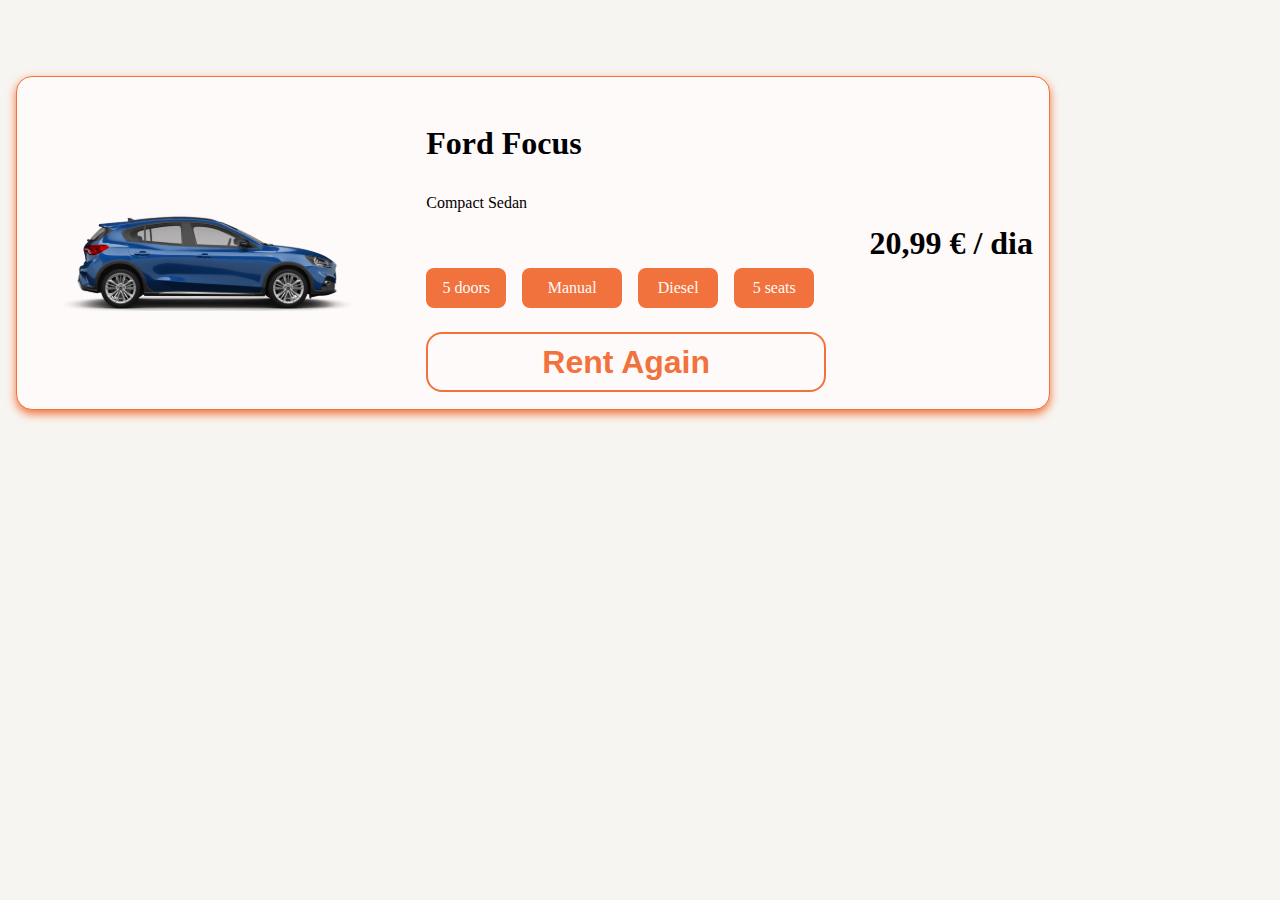
<file: test/index.html>
<!DOCTYPE html>
<html lang="en">
<head>
    <meta charset="UTF-8">
    <meta name="viewport" content="width=device-width, initial-scale=1.0">
    <link rel="stylesheet" href="styles.css">
    <title>Document</title>
</head>
<body>
    <main>
        <div class="carCardsContainer">
            <div class="carCard">
                <div class="carImage">
                    <img src="/assets/fordFocus.svg" alt="Ford Focus">
                </div>
        
                <div class="carInfoContainer">

                    <div class="carInfo">
                        <p class="carName">Ford Focus</p>
                        <p class="carType">Compact Sedan</p>
                    </div>
            
                    <div class="carFeatures">
                        <div class="featureBox">
                            <span>5 doors</span>
                        </div>
            
                        <div class="featureBox">
                            <span>Manual</span>
                        </div>
            
                        <div class="featureBox">
                            <span>Diesel</span>
                        </div>
            
                        <div class="featureBox">
                            <span>5 seats</span>
                        </div>
                    </div>
                    <div class="btnContainer">
                        <button class="repeatReserveBtn">
                            Rent Again
                        </button>
                    </div>
                </div>
        
                <div class="carPrice">
                    <span class="price">20,99 € / dia</span>
                </div>
            </div>
        </div>
    </main>
</body>
</html>
</file>
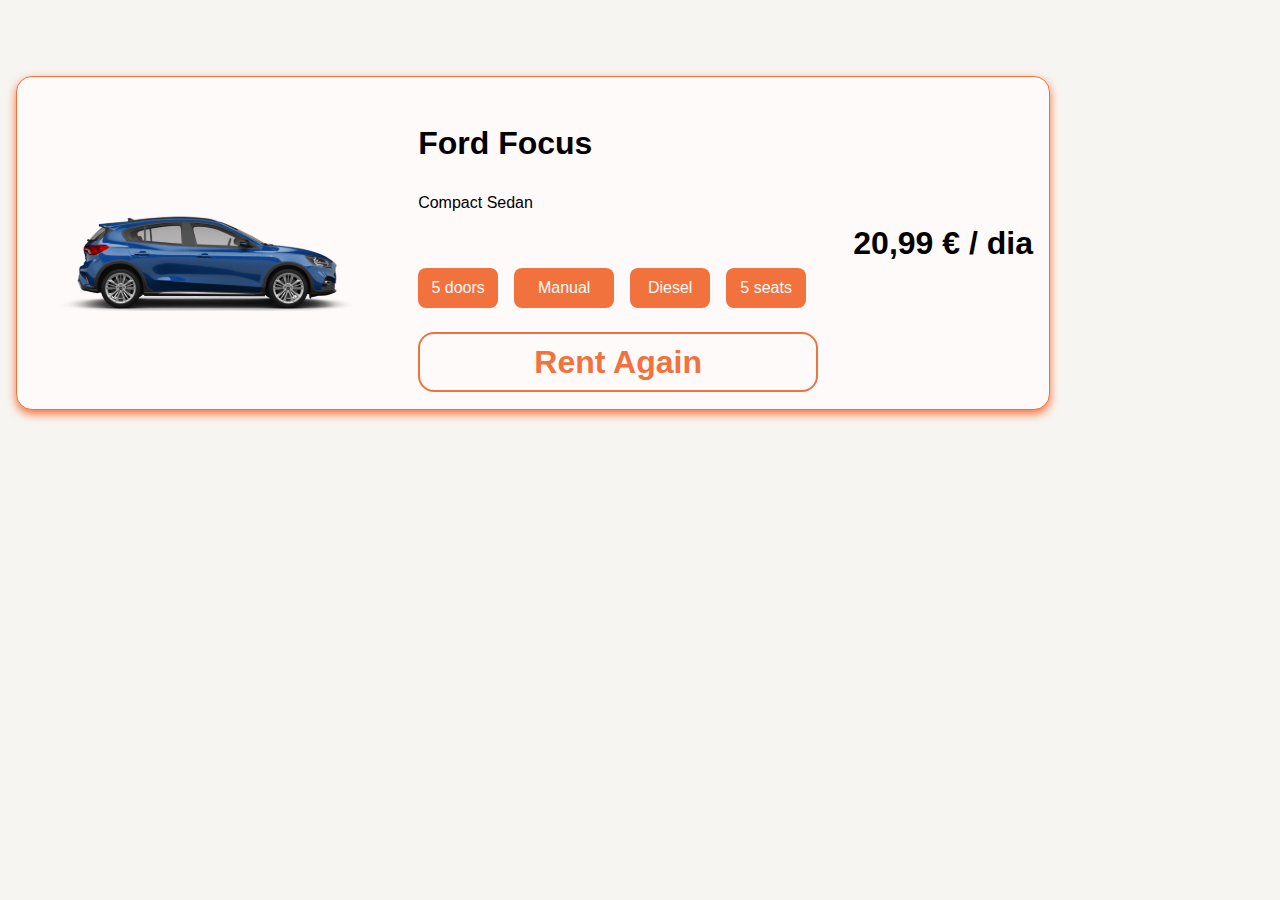
<file: areaPessoalCarCard/testCardBigger.html>
<!DOCTYPE html>
<html lang="en">
<head>
    <meta charset="UTF-8">
    <meta name="viewport" content="width=device-width, initial-scale=1.0">
    <link rel="stylesheet" href="/areaPessoalCarCard/carCardBiiger.css">
    <title>Document</title>
</head>
<body>
    <main>
        <div class="carCardsContainer">
            <div class="carCard">
                <div class="carImage">
                    <img src="/assets/fordFocus.svg" alt="Ford Focus">
                </div>
        
                <div class="carInfoContainer">

                    <div class="carInfo">
                        <p class="carName">Ford Focus</p>
                        <p class="carType">Compact Sedan</p>
                    </div>
            
                    <div class="carFeatures">
                        <div class="featureBox">
                            <span>5 doors</span>
                        </div>
            
                        <div class="featureBox">
                            <span>Manual</span>
                        </div>
            
                        <div class="featureBox">
                            <span>Diesel</span>
                        </div>
            
                        <div class="featureBox">
                            <span>5 seats</span>
                        </div>
                    </div>
                    <div class="btnContainer">
                        <button class="repeatReserveBtn">
                            Rent Again
                        </button>
                    </div>
                </div>
        
                <div class="carPrice">
                    <span class="price">20,99 € / dia</span>
                </div>
            </div>
        </div>
    </main>
</body>
</html>
</file>
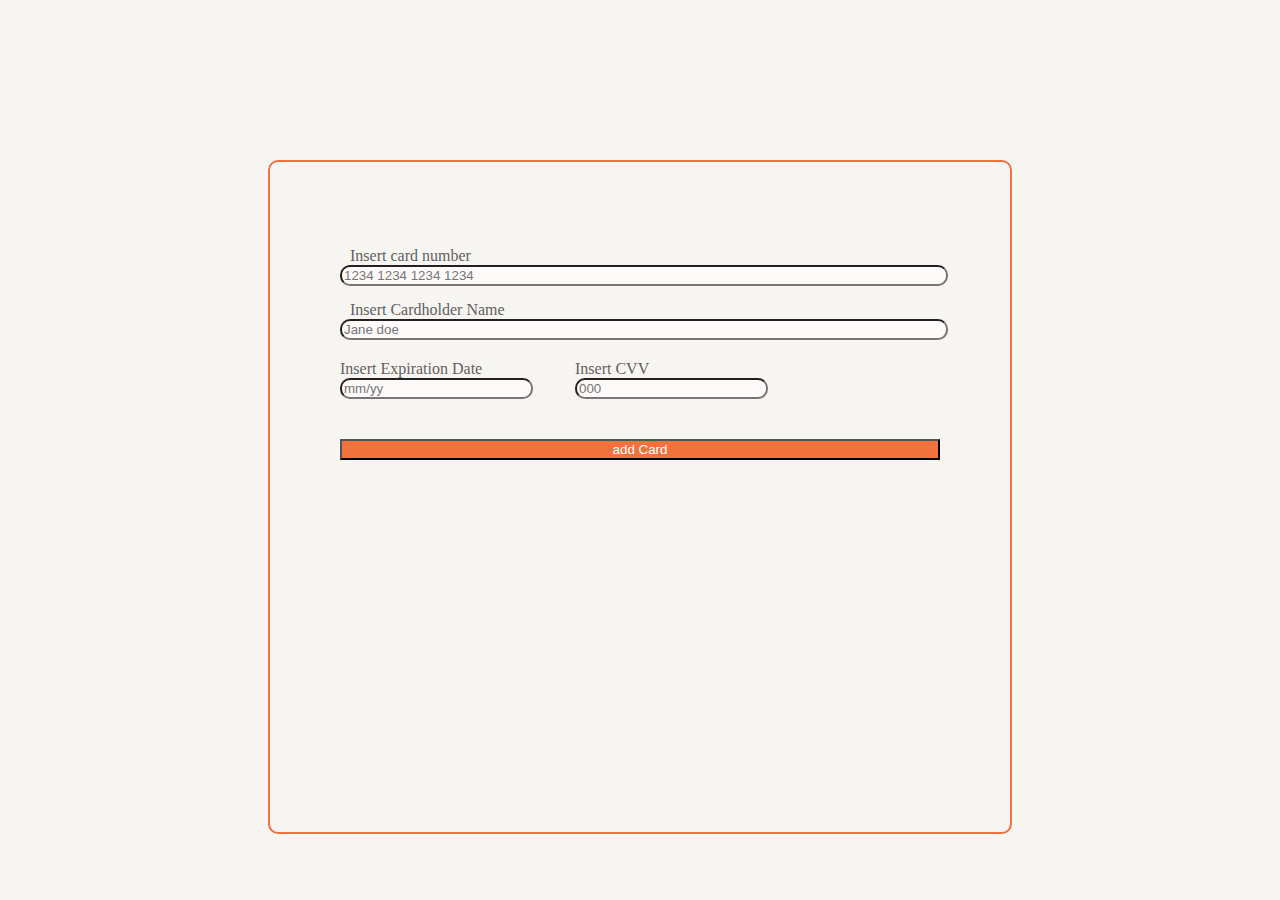
<file: pages/card.html>
<!DOCTYPE html>
<html lang="en">
  <head>
    <meta charset="UTF-8" />
    <meta name="viewport" content="width=device-width, initial-scale=1.0" />
    <link rel="preconnect" href="https://fonts.googleapis.com" />
    <link rel="preconnect" href="https://fonts.gstatic.com" crossorigin />
    <link
      href="https://fonts.googleapis.com/css2?family=Montserrat:ital,wght@0,100..900;1,100..900&display=swap"
      rel="stylesheet"
    />
    <title>Document</title>
    <link rel="stylesheet" href="/css/variables.css" />
    <link rel="stylesheet" href="/css/card.css" />
  </head>
  <body>
    <main>
      <div class="cardInfosContainer">
        <form action="" class="addNewCard">
          <label for="cardNmbr"> Insert card number </label>
          <input
            type="text"
            name="cardNmbr"
            id="cardNmbrInput"
            placeholder="1234 1234 1234 1234"
          />

          <label for="CardholderName"> Insert Cardholder Name</label>
          <input
            type="text"
            name="cardNmbr"
            id="cardNmbrInput"
            placeholder="Jane doe"
          />

          <div class="alignDateAndCVV">
            <div class="alignDate">
              <label for="ExpirationDate"> Insert Expiration Date </label>
              <input
                type="text"
                name="CardholderName"
                id="CardholderNameInput"
                placeholder="mm/yy"
              />
            </div>
            <div class="alignCVV">
              <label for="CVV"> Insert CVV </label>
              <input
                type="text"
                name="cardCvv"
                id="cardCVVInput"
                placeholder="000"
              />
            </div>
          </div>
            <input type="submit" value="add Card"  />
        </form>
      </div>
    </main>
  </body>
</html>
</file>
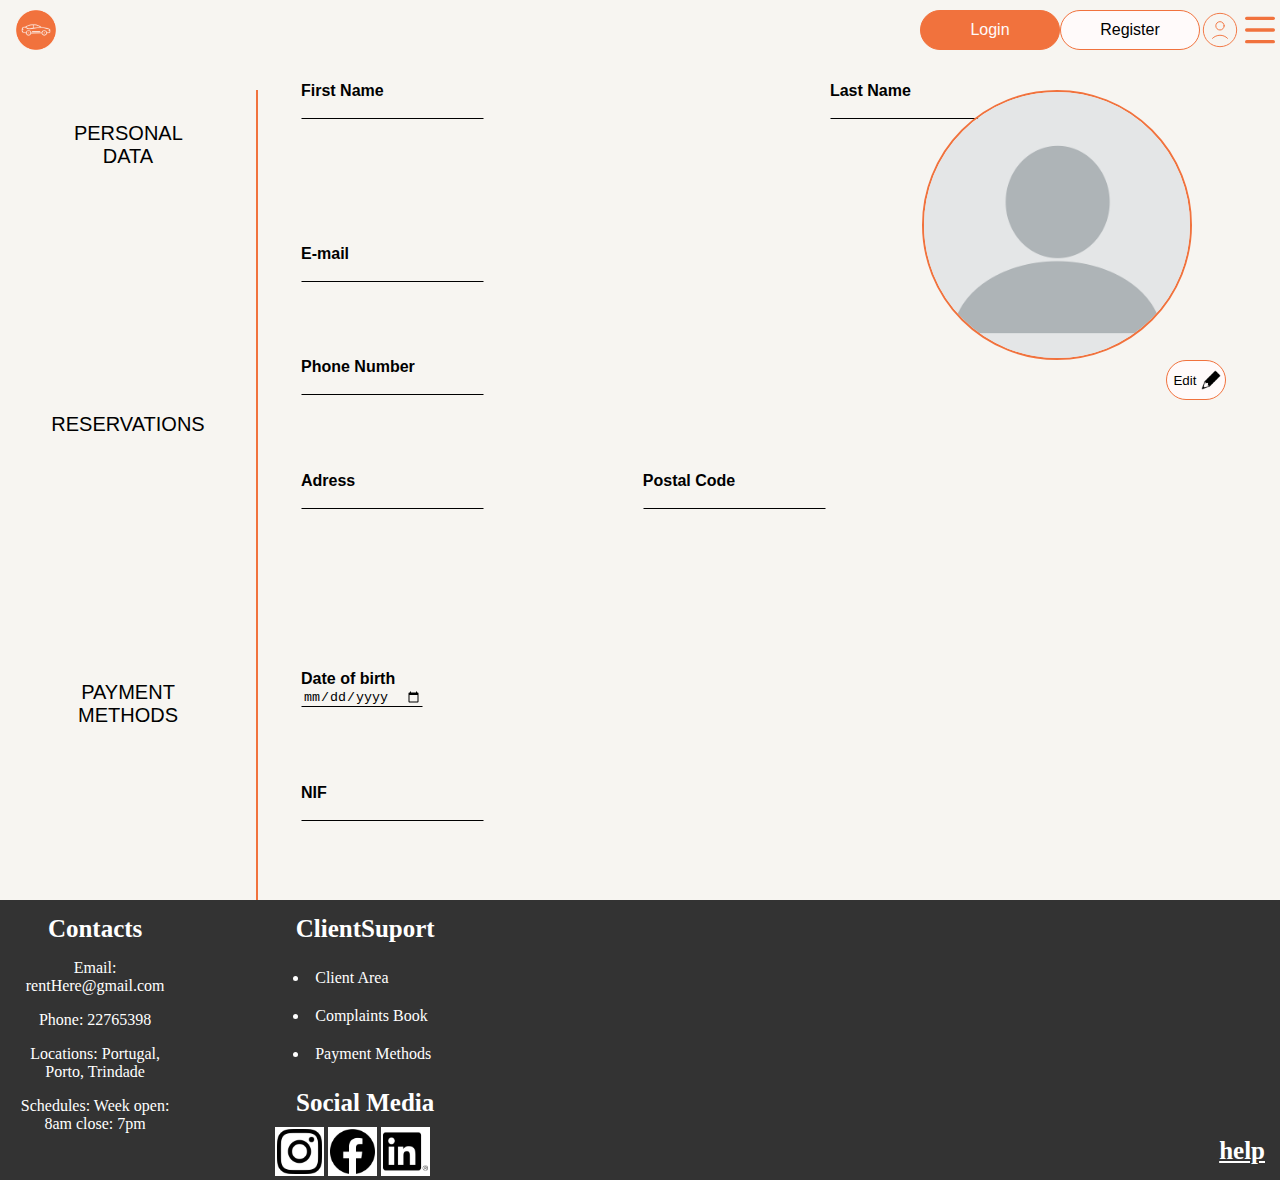
<file: pages/dadosPessoais.html>
<!DOCTYPE html>
<html lang="en">

<head>
    <meta charset="UTF-8" />
    <meta name="viewport" content="width=device-width, initial-scale=1.0" />
    <title>Personal Data</title>
    <link rel="stylesheet" href="/css/dadosPessoais.css" />
    <link rel="stylesheet" href="/css/variables.css">
    <link rel="stylesheet" href="/css/navBar.css">
    <link rel="stylesheet" href="/css/footer.css">
</head>
<header>
    <nav class="navBar">
        <div class="leftNav">
            <a href="/pages/homePage.html">
                <div class="mainImage"> </div>
            </a>
        </div>
        <div class="rightNav">
            <a href="/pages/login.html"> <button class="button login">Login</button></a>
            <a href="/pages/register.html"><button class="button register">Register</button></a>
            <a href="/pages/dadosPessoais.html">
                <div class="buttonProfile"></div>
            </a>
            <div class="buttonCompactMenu"></div>
            </div>
    </nav>

    <nav class="offScreenMenu">
        <ul>
            <li>Your Profile</li>
            <li>Login</li>
            <li>Sign up</li>
            <li>Fleet</li>
            <li>About us</li>
            <li>Contacts</li>
            <li>Insurance & protection</li>
        </ul>
    </nav>

</header>

<body>
    <div class="container">
        <nav class="nav">
            <a href="/pages/dadosPessoais.html"><p class="personalData">PERSONAL DATA</p></a>
        
            <a href="/pages/reservas.html"><p class="reservations">RESERVATIONS  </p></a>
      
            <a href="/pages/payment.html"><p class="metodoPagamento">PAYMENT METHODS </p></a>
    </nav>
        <div class="column"></div>


        <div class="column1">
            <div class="names">
                <div class="namesDiv">
                <div class="first">
                    <label for="firstName ">First Name</label>
                    <input class="input" type="text" name="firstName" id="">
                </div>
                <div class="last">
                    <label for="lastName">Last Name</label>
                    <input class="input" type="text" name="firstName" id="">
                </div>
            </div>
            </div>
            <div class="email">
                <label for="email">E-mail</label>
                <input class="input" type="email" name="email" id="">
            </div>
            <div class="phoneNumber">
                    <label for="phoneNumber">Phone Number</label>
                    <input class="input" type="tel" name="phoneNumber" id="">
            </div>
            <div class="adressPostal">
                <div class="adress">
                    <label for="adress">Adress</label>
                    <input class="input" type="text">
                </div>
                <div class="postalNumber">
                    <label for="postalNumber">Postal Code</label>
                    <input class="input" type="text" name="" id="">
                </div>
            </div>
            <div class="birth">
                <label for="birth">Date of birth</label>
                <input class="input" type="date" name="" id="">
            </div>
            <div class="NIF">
                <label for="nif">NIF</label>
                <input class="input" type="number" name="nif" id="">
            </div>
        </div>


        <div class="column2">
            <img class="profilePic" src="/assets/profile.png" alt="profile pic">
            <button class="buttonEdit">Edit
                <img class="pencil" src="/assets/image_pencil.png" alt="">
            </button> 
        </div>
    </div>

    <footer class="footerContainer">
        <div class="ContactsInfos footerNormalText">
            <p class="footerTitles">Contacts</p>
            <p>Email: <span> rentHere@gmail.com</span></p>
            <p>Phone: <span> 22765398</span></p>
            <p>Locations: <span>Portugal, Porto, Trindade</span></p>
            <p>Schedules: <span> Week open: 8am close: 7pm </span></p>
        </div>

        <div class="suportAndMedia">
            <div class="suportInfos footerNormalText">
                <p class="footerTitles">ClientSuport</p>
                <ul class="list">
                    <li>Client Area</li>
                    <li>Complaints Book</li>
                    <li>Payment Methods</li>
                </ul>
            </div>

            <div class="socialMedia">
                <p class="footerTitles">Social Media</p>

                <div class="mediaIconsContainer">
                    <img class="mediaIcon" src="/assets/instagram.png" alt="instagram icon" />
                    <img class="mediaIcon" src="/assets/facebook.png" alt="faceBook icon" />
                    <img class="mediaIcon" src="/assets/linkedin.png" alt="linkedin icon" />
                </div>
            </div>
        </div>
        <div class="help">
            <a href="/pages/faqs.html">
                <p class="footerTitles" data-footerTitle="help">help</p>
            </a>
        </div>
    </footer>
</body>

</html>
</file>
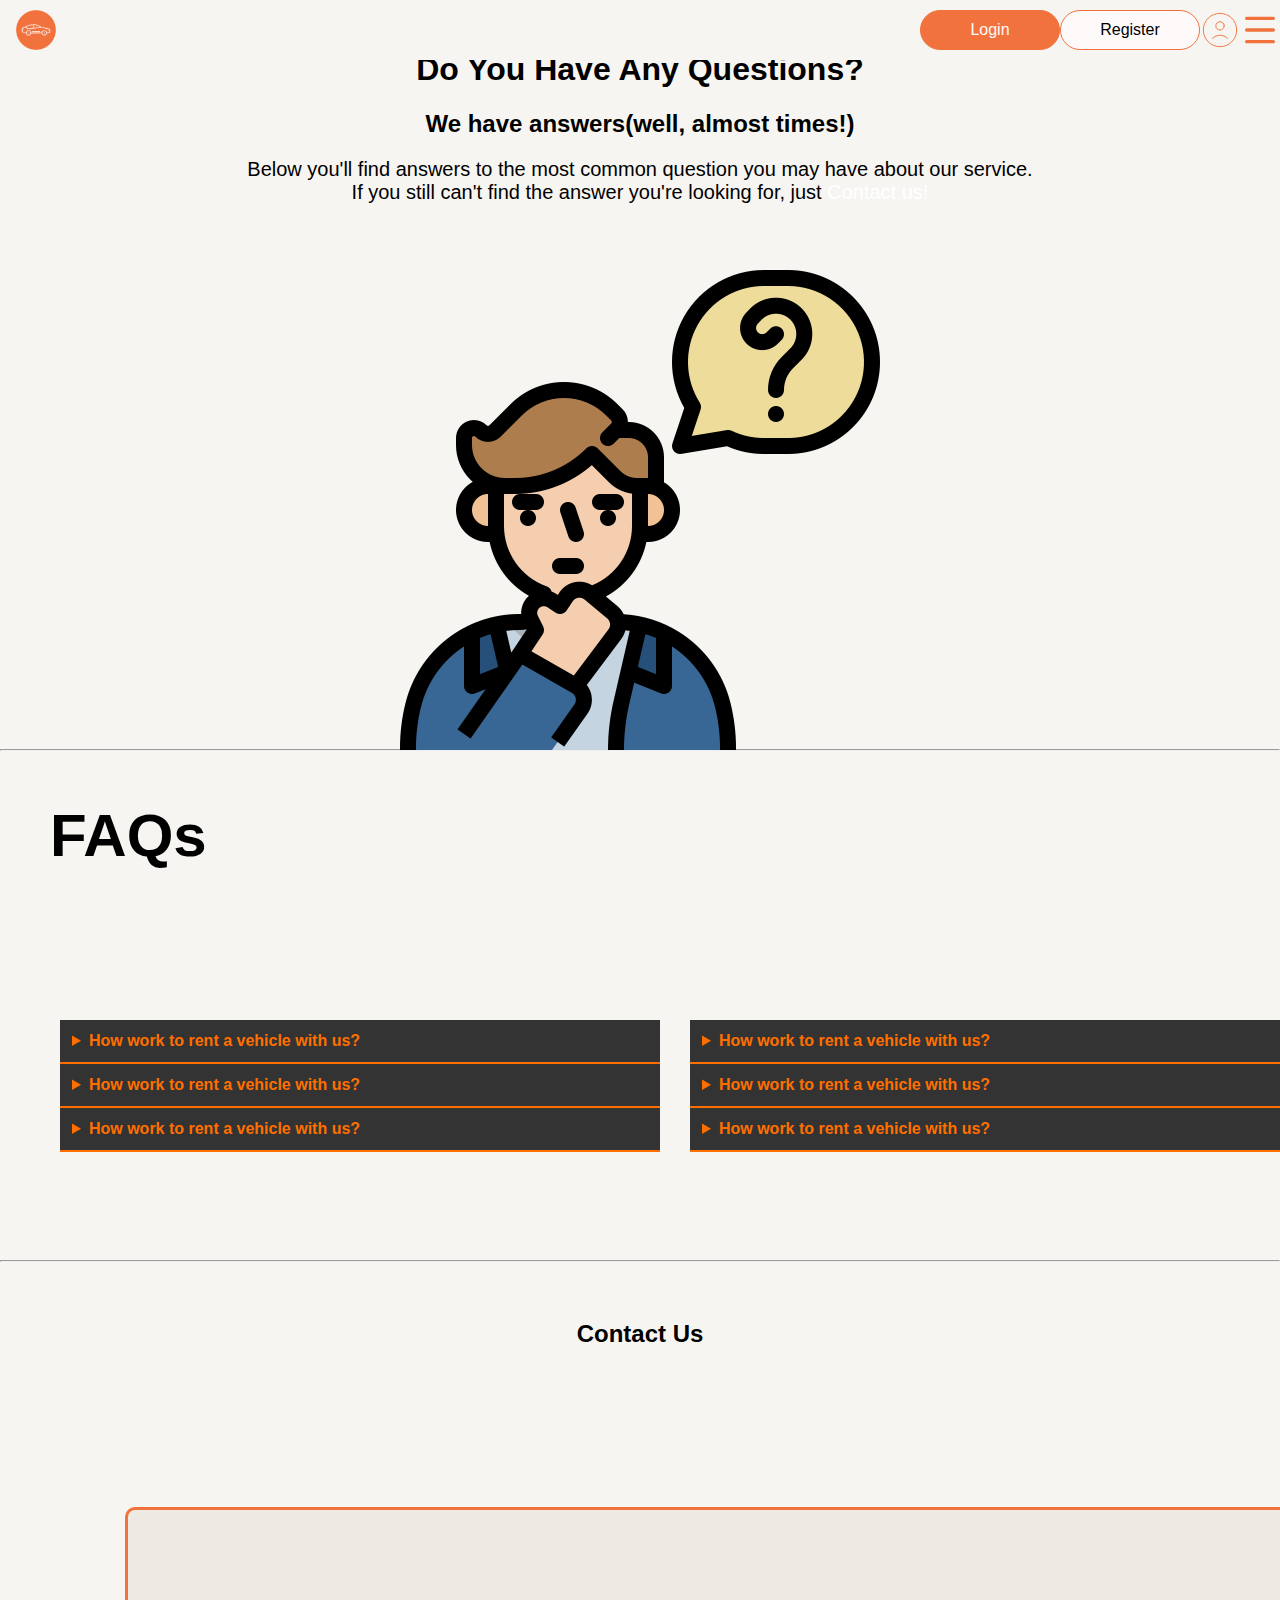
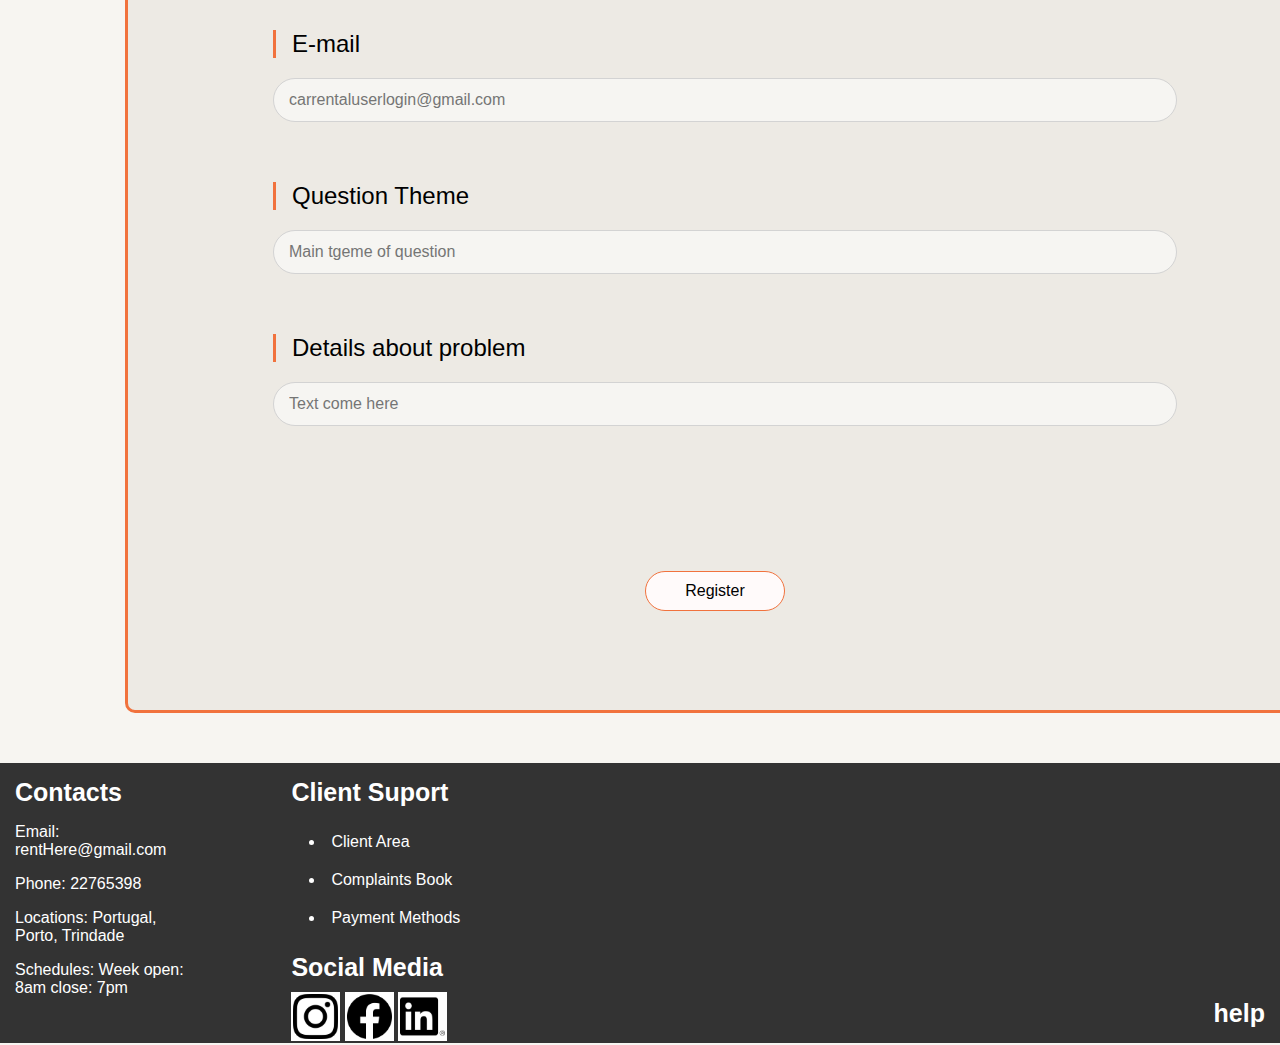
<file: pages/faqs.html>
<!DOCTYPE html>
<html lang="en">

<head>
    <meta charset="UTF-8">
    <meta name="viewport" content="width=device-width, initial-scale=1.0">

    <title>Rent a Car</title>
    <link rel="stylesheet" href="/css/variables.css">
    <link rel="stylesheet" href="/css/navBar.css">
    <link rel="stylesheet" href="/css/faqs.css">
</head>

<body>

    <header>
        <nav class="navBar">
            <div class="leftNav">
                <a href="/pages/homePage.html">
                    <div class="mainImage"> </div>
                </a>
            </div>
            <div class="rightNav">
                <a href="/pages/login.html"> <button class="button login">Login</button></a>
                <a href="/pages/register.html"><button class="button register">Register</button></a>
                <a href="/pages/dadosPessoais.html">
                    <div class="buttonProfile"></div>
                </a>
                <div class="buttonCompactMenu"></div>
            </div>
        </nav>

        <nav class="offScreenMenu">
            <ul>
                <li>Your Profile</li>
                <li>Login</li>
                <li>Sign up</li>
                <li>Fleet</li>
                <li>About us</li>
                <li>Contacts</li>
                <li>Insurance & protection</li>
            </ul>
        </nav>
    </header>

    <div class="main">
        <h1>Do You Have Any Questions?</h1>
        <h2>We have answers(well, almost times!)</h2>
        <p> Below you'll find answers to the most common question you may have about our service.<br>
            If you still can't find the answer you're looking for, just <a href="">Contact us!</a></p>
    </div>

    <div>
        <div class="image">
            <img src="/assets/problem.png" alt="">
        </div>
        <hr>
    </div>

    <div class="faq">
        <h2>FAQs</h2>
    </div>

    <div class="questions">
        <section class="question">
            <details>
                <summary>How work to rent a vehicle with us?</summary>
                <p>Lorem, ipsum dolor sit amet consectetur adipisicing elit. Perspiciatis rerum magnam ad quo porro
                    sapiente saepe ex natus recusandae ab corrupti eligendi doloremque enim, tempora doloribus ea
                    reprehenderit distinctio quas!</p>
            </details>
            <details>
                <summary>How work to rent a vehicle with us?</summary>
                <p>Lorem, ipsum dolor sit amet consectetur adipisicing elit. Perspiciatis rerum magnam ad quo porro
                    sapiente saepe
                    ex natus recusandae ab corrupti eligendi doloremque enim, tempora doloribus ea reprehenderit
                    distinctio quas!
                </p>
            </details>
            <details>
                <summary>How work to rent a vehicle with us?</summary>
                <p>Lorem, ipsum dolor sit amet consectetur adipisicing elit. Perspiciatis rerum magnam ad quo porro
                    sapiente saepe
                    ex natus recusandae ab corrupti eligendi doloremque enim, tempora doloribus ea reprehenderit
                    distinctio quas!
                </p>
            </details>
        </section>
        <section class="question">
            <details>
                <summary>How work to rent a vehicle with us?</summary>
                <p>Lorem, ipsum dolor sit amet consectetur adipisicing elit. Perspiciatis rerum magnam ad quo porro
                    sapiente
                    saepe ex natus recusandae ab corrupti eligendi doloremque enim, tempora doloribus ea reprehenderit
                    distinctio quas!</p>
            </details>
            <details>
                <summary>How work to rent a vehicle with us?</summary>
                <p>Lorem, ipsum dolor sit amet consectetur adipisicing elit. Perspiciatis rerum magnam ad quo porro
                    sapiente
                    saepe
                    ex natus recusandae ab corrupti eligendi doloremque enim, tempora doloribus ea reprehenderit
                    distinctio
                    quas!
                </p>
            </details>
            <details>
                <summary>How work to rent a vehicle with us?</summary>
                <p>Lorem, ipsum dolor sit amet consectetur adipisicing elit. Perspiciatis rerum magnam ad quo porro
                    sapiente saepe
                    ex natus recusandae ab corrupti eligendi doloremque enim, tempora doloribus ea reprehenderit
                    distinctio quas!
                </p>
            </details>
        </section>
    </div>

    <hr>
    <div class="main contact">
        <h2>Contact Us</h2>
    </div>
    <main>
        <form class="form2">
            <section class="fields">
                <section class="emailAndPwd">
                    <div class="text">E-mail</div>
                    <div class="line">
                        <label for="email"></label>
                        <input type="email" id="fields" placeholder="carrentaluserlogin@gmail.com" />
                    </div>
                </section>
                <section class="emailAndPwd">
                    <div class="text">Question Theme</div>
                    <div class="line">
                        <label for="text"></label>
                        <input type="text" id="fields"  placeholder="Main tgeme of question"/>
                    </div>
                </section>
                <section class="emailAndPwd">
                    <div class="text">Details about problem</div>
                    <div class="line">
                        <label for="text"></label>
                        <input type="text" id="fields"  placeholder="Text come here"/>
                    </div>
                </section>
            </section>
            <section class="socialaccount">
                <a href=>
                    <button class="button register edit">
                        Register
                    </button></a>
            </section>
        </form>
    </main>
    <footer class="footerContainer">
        <div class="ContactsInfos footerNormalText">
            <p class="footerTitles">Contacts</p>
            <p>Email: <span> rentHere@gmail.com</span></p>
            <p>Phone: <span> 22765398</span></p>
            <p>Locations: <span>Portugal, Porto, Trindade</span></p>
            <p>Schedules: <span> Week open: 8am close: 7pm </span></p>
        </div>

        <div class="suportAndMedia">
            <div class="suportInfos footerNormalText">
                <p class="footerTitles">Client Suport</p>
                <ul class="list">
                    <li>Client Area</li>
                    <li>Complaints Book</li>
                    <li>Payment Methods</li>
                </ul>
            </div>

            <div class="socialMedia">
                <p class="footerTitles">Social Media</p>

                <div class="mediaIconsContainer">
                    <img class="mediaIcon" src="/assets/instagram.png" alt="instagram icon" />
                    <img class="mediaIcon" src="/assets/facebook.png" alt="faceBook icon" />
                    <img class="mediaIcon" src="/assets/linkedin.png" alt="linkedin icon" />
                </div>
            </div>
        </div>
        <div class="help">
            <a href="">
                <p class="footerTitles" data-footerTitle="help">help</p>
            </a>
        </div>
    </footer>
</body>

</html>
</file>
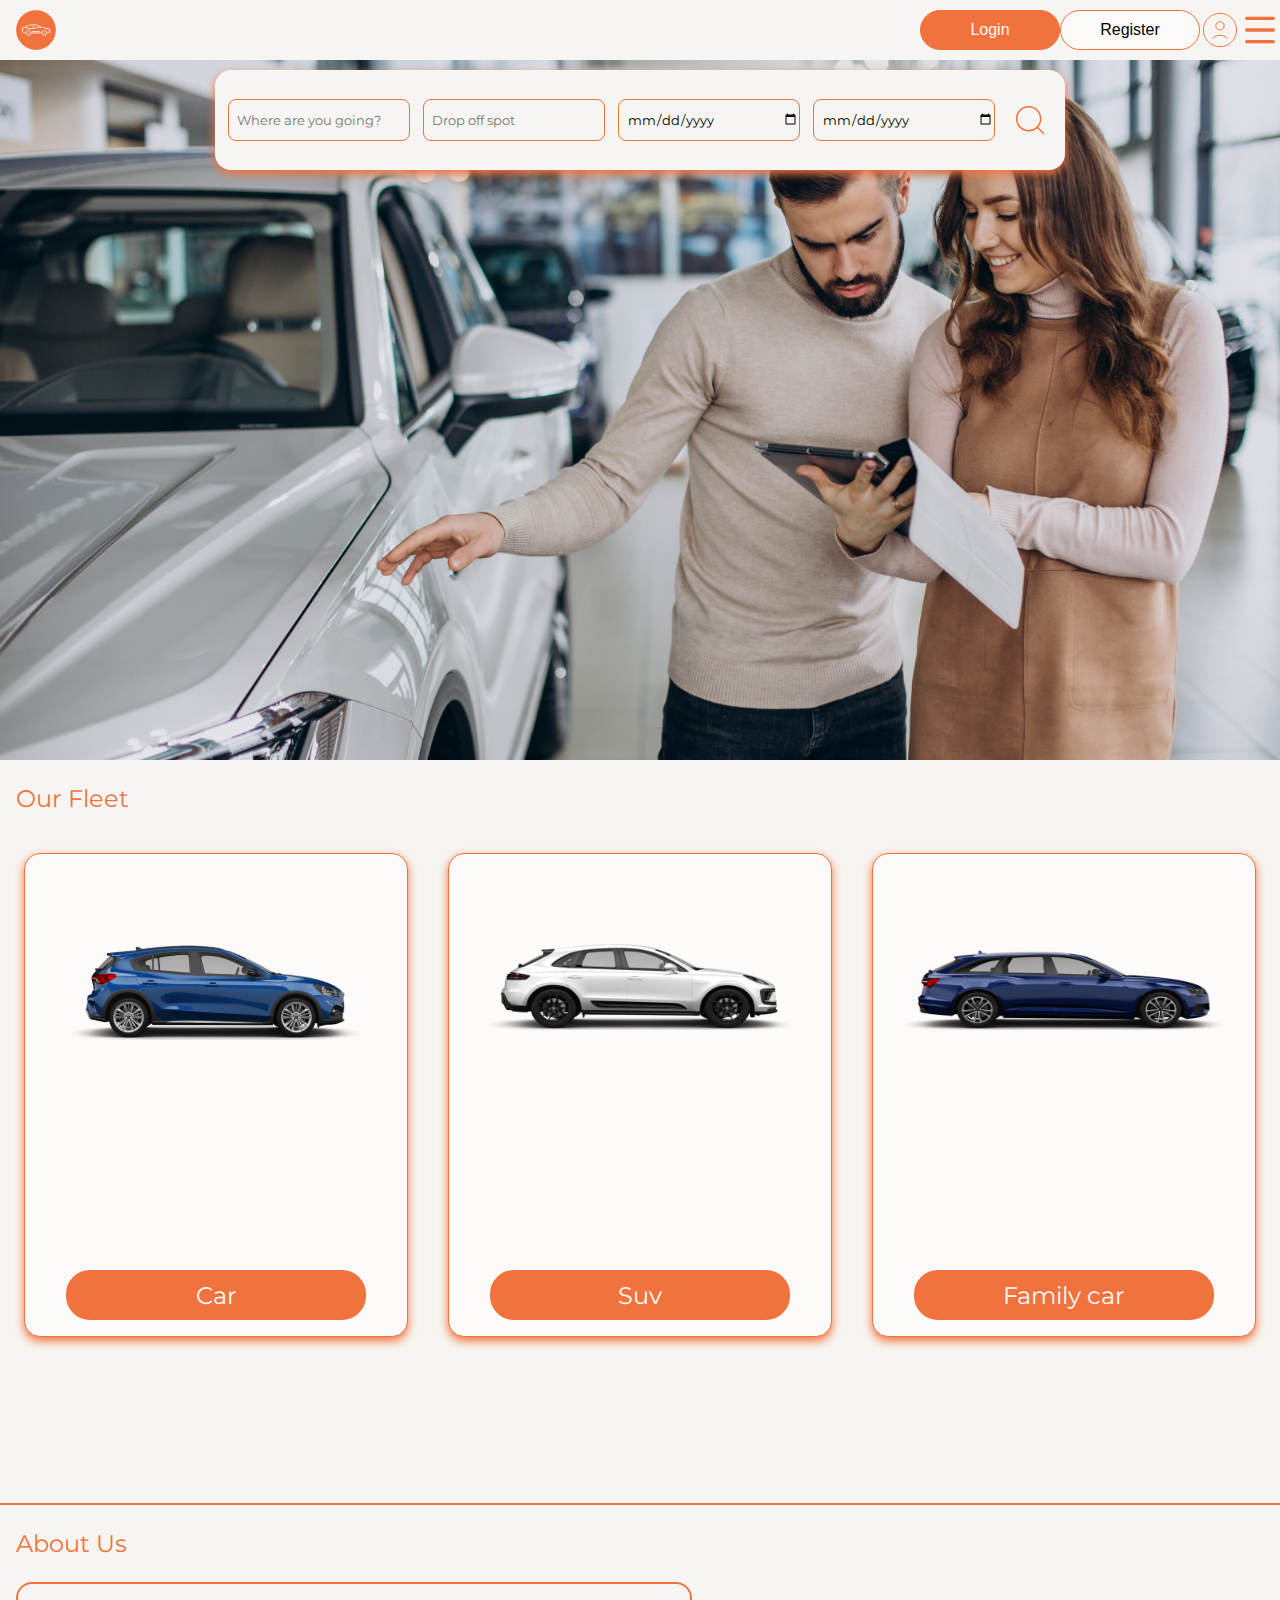
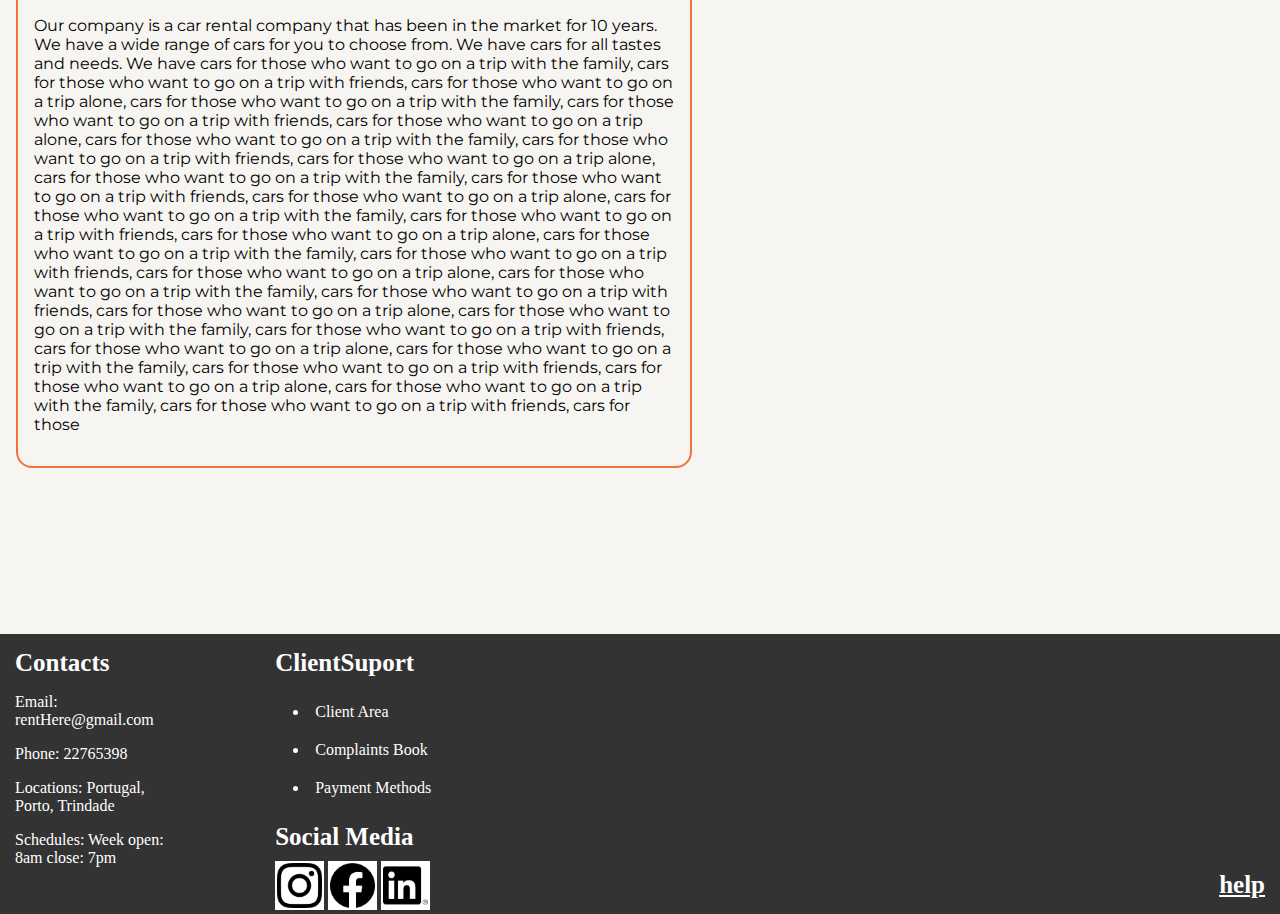
<file: pages/homePage.html>
<!DOCTYPE html>
<html lang="en">

<head>
    <meta charset="UTF-8">
    <meta name="viewport" content="width=device-width, initial-scale=1.0">
    <link rel="preconnect" href="https://fonts.googleapis.com">
    <link rel="preconnect" href="https://fonts.gstatic.com" crossorigin>
    <link href="https://fonts.googleapis.com/css2?family=Montserrat:ital,wght@0,100..900;1,100..900&display=swap"
        rel="stylesheet">
    <title>Rent a Car</title>
    <link rel="stylesheet" href="/css/variables.css">
    <link rel="stylesheet" href="/css/homepage.css">
    <link rel="stylesheet" href="/css/searchBar.css">
    <link rel="stylesheet" href="/css/navBar.css">
    <link rel="stylesheet" href="/css/footer.css">
    <script src="/js/home-page.js" defer></script>
</head>

<body>
    <header>
        <nav class="navBar">
            <div class="leftNav">
                <a href="/pages/homePage.html">
                    <div class="mainImage"> </div>
                </a>
            </div>
            <div class="rightNav">
                <a href="/pages/login.html"> <button class="button login">Login</button></a>
                <a href="/pages/register.html"><button class="button register">Register</button></a>
                <a href="/pages/dadosPessoais.html">
                    <div class="buttonProfile"></div>
                </a>
                <div class="buttonCompactMenu"></div>
            </div>
        </nav>

        <nav class="offScreenMenu">
            <ul>
                <li>Your Profile</li>
                <li>Login</li>
                <li>Sign up</li>
                <li>Fleet</li>
                <li>About us</li>
                <li>Contacts</li>
                <li>Insurance & protection</li>
            </ul>
        </nav>

    </header>
    <main>
        <div class="rent">
            <div class="searchContainer">
                <div class="searchBarContainer">
                    <div class="searchWhere searchBox">
                        <input type="text" placeholder="Where are you going?">
                    </div>
                    <div class="searchDropSpot searchBox">
                        <input type="text" placeholder="Drop off spot">
                    </div>
                    <div class="searchDateFrom searchBox">
                        <input type="date" placeholder="From">
                    </div>
                    <div class="searchDateUntil searchBox">
                        <input type="date" placeholder="Until">
                    </div>
                    <a href="/pages/rentPage.html">
                        <button class="searchIconContainer">
                            <img src="/assets/searchIcon.png" alt="">
                            <p></p>
                        </button>
                    </a>
                </div>
            </div>
        </div>
        <div class="flee">
            <div class="fleetContainer">
                <div class="fleetTitle">
                    <p>Our Fleet</p>
                </div>
                <div class="fleetCars">
                    <div class="carCard">
                        <div class="carImage">
                            <img src="/assets/fordFocus.svg" alt="Ford Focus">
                        </div>
                        <button class="car">Car</button>
                    </div>
                    <div class="carCard">
                        <div class="carImage">
                            <img src="/assets/suv.png" alt="Ford Focus">
                        </div>
                        <button class="car">Suv</button>
                    </div>
                    <div class="carCard">
                        <div class="carImage">
                            <img src="/assets/family.png" alt="Ford Focus">
                        </div>
                        <button class="car">Family car</button>
                    </div>
                </div>
            </div>
        </div>
        <div class="aboutUs">
            <div class="aboutUsContainer">
                <div class="aboutUsTitle">
                    <p>About Us</p>
                </div>
                <div class="aboutUsText">
                    <p>Our company is a car rental company that has been in the market for 10 years. We have a wide
                        range of
                        cars for you to choose from. We have cars for all tastes and needs. We have cars for those who
                        want to go on a trip with the family, cars for those who want to go on a trip with friends, cars
                        for those who want to go on a trip alone, cars for those who want to go on a trip with the
                        family, cars for those who want to go on a trip with friends, cars for those who want to go on a
                        trip alone, cars for those who want to go on a trip with the family, cars for those who want to
                        go
                        on a trip with friends, cars for those who want to go on a trip alone, cars for those who want
                        to
                        go on a trip with the family, cars for those who want to go on a trip with friends, cars for
                        those
                        who want to go on a trip alone, cars for those who want to go on a trip with the family, cars
                        for
                        those who want to go on a trip with friends, cars for those who want to go on a trip alone, cars
                        for those who want to go on a trip with the family, cars for those who want to go on a trip with
                        friends, cars for those who want to go on a trip alone, cars for those who want to go on a trip
                        with the family, cars for those who want to go on a trip with friends, cars for those who want
                        to
                        go on a trip alone, cars for those who want to go on a trip with the family, cars for those who
                        want to go on a trip with friends, cars for those who want to go on a trip alone, cars for those
                        who want to go on a trip with the family, cars for those who want to go on a trip with friends,
                        cars for those who want to go on a trip alone, cars for those who want to go on a trip with the
                        family, cars for those who want to go on a trip with friends, cars for those
                    </p>
                </div>
            </div>
        </div>
    </main>
    <footer class="footerContainer">
        <div class="ContactsInfos footerNormalText">
            <p class="footerTitles">Contacts</p>
            <p>Email: <span> rentHere@gmail.com</span></p>
            <p>Phone: <span> 22765398</span></p>
            <p>Locations: <span>Portugal, Porto, Trindade</span></p>
            <p>Schedules: <span> Week open: 8am close: 7pm </span></p>
        </div>

        <div class="suportAndMedia">
            <div class="suportInfos footerNormalText">
                <p class="footerTitles">ClientSuport</p>
                <ul class="list">
                    <li>Client Area</li>
                    <li>Complaints Book</li>
                    <li>Payment Methods</li>
                </ul>
            </div>

            <div class="socialMedia">
                <p class="footerTitles">Social Media</p>

                <div class="mediaIconsContainer">
                    <img class="mediaIcon" src="/assets/instagram.png" alt="instagram icon" />
                    <img class="mediaIcon" src="/assets/facebook.png" alt="faceBook icon" />
                    <img class="mediaIcon" src="/assets/linkedin.png" alt="linkedin icon" />
                </div>
            </div>
        </div>
        <div class="help">
            <a href="/pages/faqs.html">
                <p class="footerTitles" data-footerTitle="help">help</p>
            </a>
        </div>
    </footer>
</body>

</html>
</file>
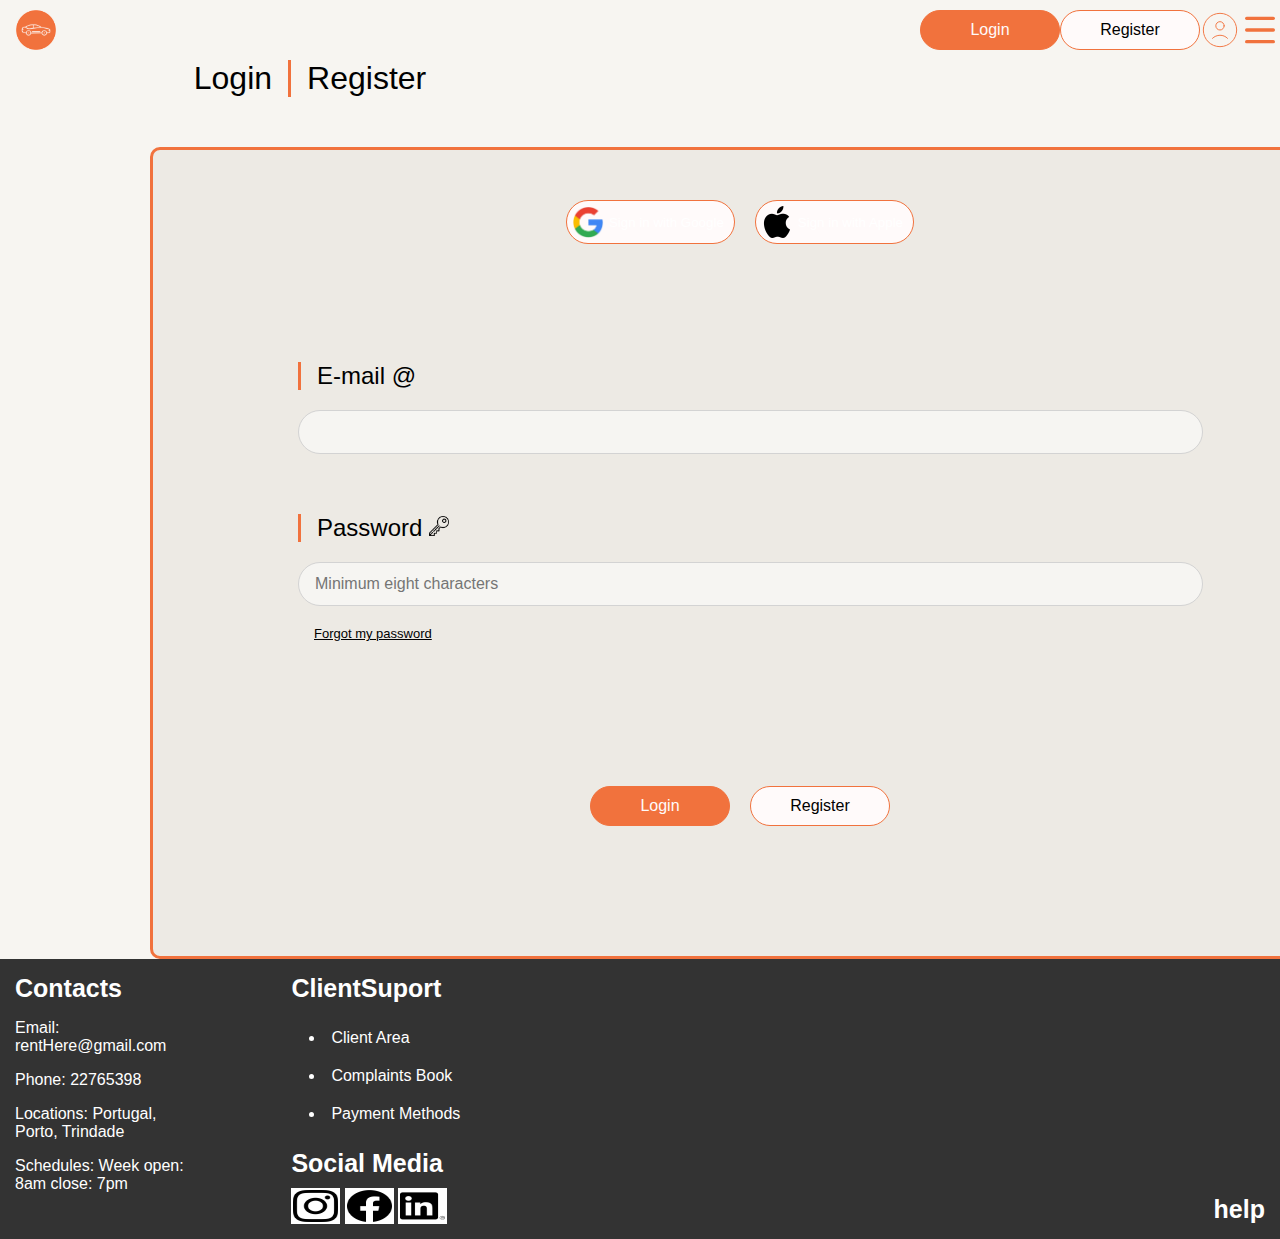
<file: pages/login.html>
<!DOCTYPE html>
<html lang="en">

<head>
    <meta charset="UTF-8" />
    <meta name="viewport" content="width=device-width, initial-scale=1.0" />
    <title>Login</title>
    <link rel="stylesheet" href="/css/variables.css" />
    <link rel="stylesheet" href="/css/navBar.css" />
    <link rel="stylesheet" href="/css/login.css" />
    <link rel="stylesheet" href="/css/footer.css" />
    <script src="/js/home-page.js" defer></script>
</head>

<body>
    <header>
        <nav class="navBar">
            <div class="leftNav">
                <a href="/pages/homePage.html">
                    <div class="mainImage"> </div>
                </a>
            </div>
            <div class="rightNav">
                <a href="/pages/login.html"> <button class="button login">Login</button></a>
                <a href="/pages/register.html"><button class="button register">Register</button></a>
                <a href="/pages/dadosPessoais.html">
                    <div class="buttonProfile"></div>
                </a>
                <div class="buttonCompactMenu"></div>
            </div>
        </nav>

        <nav class="offScreenMenu">
            <ul>
                <li>Your Profile</li>
                <li>Login</li>
                <li>Sign up</li>
                <li>Fleet</li>
                <li>About us</li>
                <li>Contacts</li>
                <li>Insurance & protection</li>
            </ul>
        </nav>

    </header>
    <main>
        <div class="loginRegister">
            <div class="log">Login</div>
            <div class="reg">Register</div>
        </div>
        <div class="form">
            <div class="socialaccount">
                <a href=>
                    <button class="social button2">
                        <img src="/assets/google.png" />
                        Sign in with Google
                    </button></a>
                <a href=>
                    <button class="social button2">
                        <img src="/assets/apple.png" />
                        Sign in with Apple
                    </button></a>
            </div>
            <div class="fields">
                <div class="emailAndPwd">
                    <div class="text">E-mail @</div>
                    <div class="line">
                        <label for="email"></label>
                        <input type="text" id="fields" />
                    </div>
                </div>
                <div class="emailAndPwd">
                    <div class="text">Password
                        <img src="/assets/inclined-key.png">
                    </div>
                    <div class="line">
                        <label for="password"></label>
                        <input type="password" id="fields" placeholder="Minimum eight characters" />
                    </div>
                    <div class="forget">Forgot my password </div>
                </div>
            </div>
            <div class="socialaccount">
                <a href=>
                    <button class="button login edit">
                        Login
                    </button></a>
                <a href="/pages/register.html">
                    <button class="button register edit">
                        Register
                    </button></a>
            </div>
        </div>
    </main>
    <footer class="footerContainer">
        <div class="ContactsInfos footerNormalText">
            <p class="footerTitles">Contacts</p>
            <p>Email: <span> rentHere@gmail.com</span></p>
            <p>Phone: <span> 22765398</span></p>
            <p>Locations: <span>Portugal, Porto, Trindade</span></p>
            <p>Schedules: <span> Week open: 8am close: 7pm </span></p>
        </div>

        <div class="suportAndMedia">
            <div class="suportInfos footerNormalText">
                <p class="footerTitles">ClientSuport</p>
                <ul class="list">
                    <li>Client Area</li>
                    <li>Complaints Book</li>
                    <li>Payment Methods</li>
                </ul>
            </div>

            <div class="socialMedia">
                <p class="footerTitles">Social Media</p>

                <div class="mediaIconsContainer">
                    <img class="mediaIcon" src="/assets/instagram.png" alt="instagram icon" />
                    <img class="mediaIcon" src="/assets/facebook.png" alt="faceBook icon" />
                    <img class="mediaIcon" src="/assets/linkedin.png" alt="linkedin icon" />
                </div>
            </div>
        </div>
        <div class="help">
            <a href="/pages/faqs.html">
                <p class="footerTitles" data-footerTitle="help">help</p>
            </a>
        </div>
    </footer>
</body>

</html>
</file>
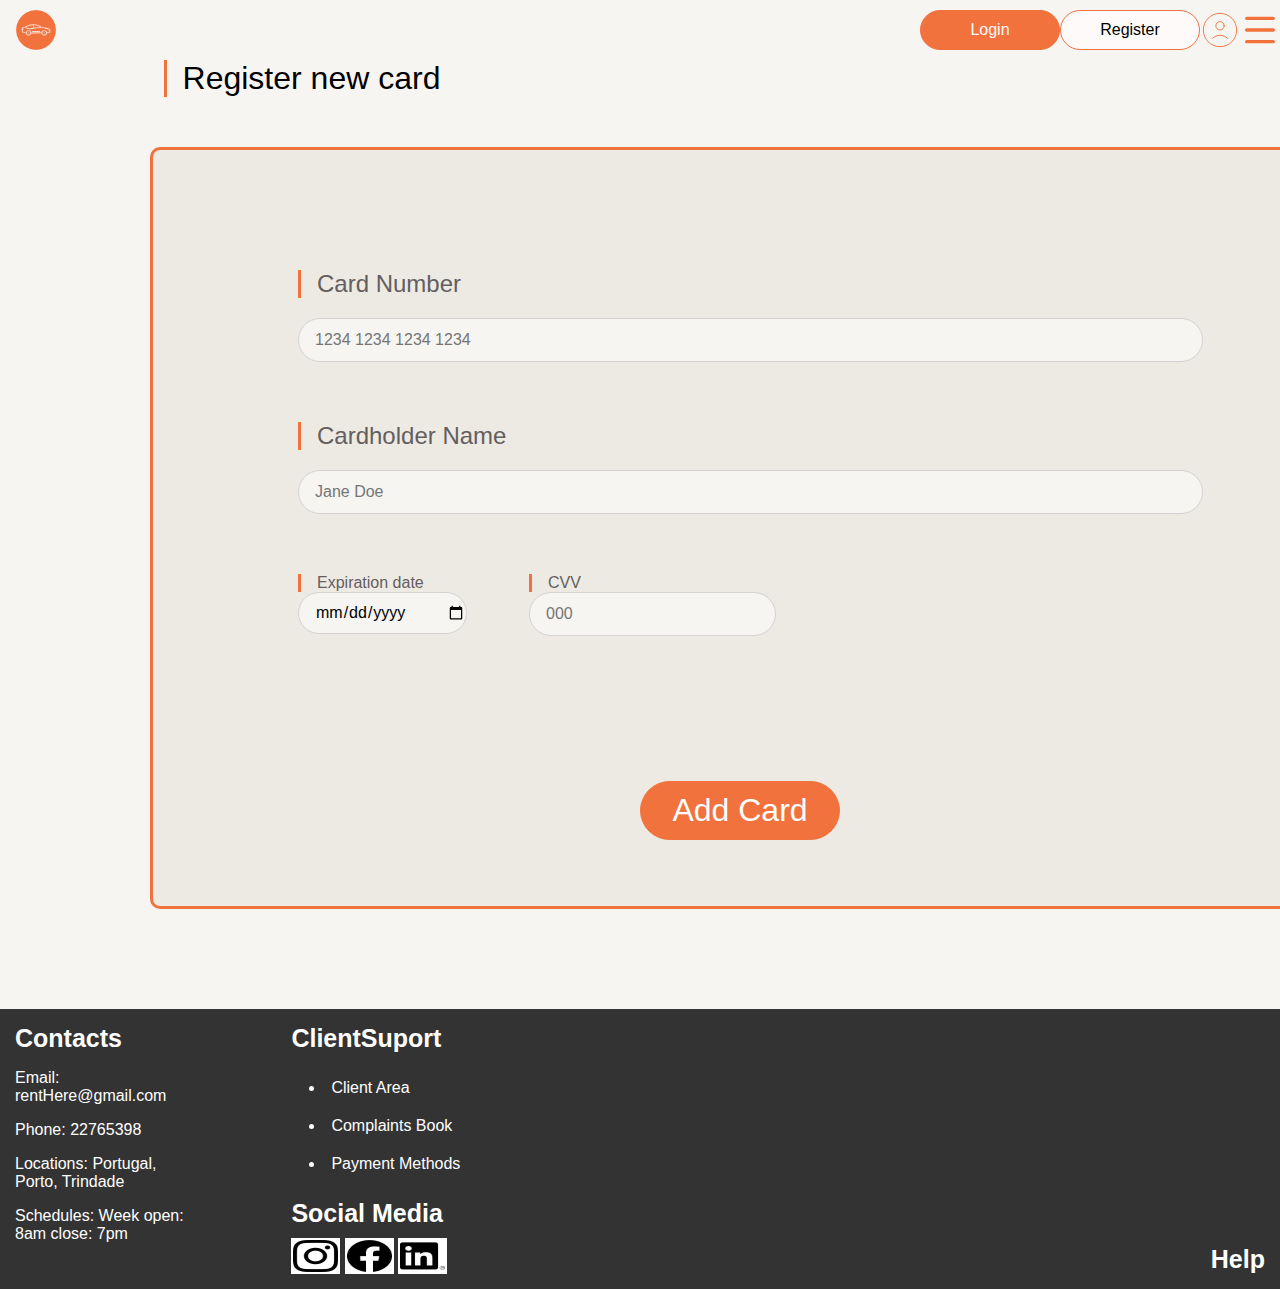
<file: pages/metodosPagamentoAddCard.html>
<!DOCTYPE html>
<html lang="en">

<head>
    <meta charset="UTF-8" />
    <meta name="viewport" content="width=device-width, initial-scale=1.0" />
    <title>Login</title>
    <link rel="stylesheet" href="/css/variables.css" />
    <link rel="stylesheet" href="/css/navBar.css" />
    <link rel="stylesheet" href="/css/metodosPagamentoAddCard.css" />
    <link rel="stylesheet" href="/css/footer.css" />
    <script src="/JS/home-page.js" defer></script>
</head>

<body>
    <header>
        <nav class="navBar">
            <div class="leftNav">
                <a href="/pages/homePage.html">
                    <div class="mainImage"> </div>
                </a>
            </div>
            <div class="rightNav">
                <a href="/pages/login.html"> <button class="button login">Login</button></a>
                <a href="/pages/register.html"><button class="button register">Register</button></a>
                <a href="/pages/dadosPessoais.html">
                    <div class="buttonProfile"></div>
                </a>
                <div class="buttonCompactMenu"></div>
            </div>
        </nav>

        <nav class="offScreenMenu">
            <ul>
                <li>Your Profile</li>
                <li>Login</li>
                <li>Sign up</li>
                <li>Fleet</li>
                <li>About us</li>
                <li>Contacts</li>
                <li>Insurance & protection</li>
            </ul>
        </nav>

    </header>
    <main>
        <div class="registerNewCard">
            <div class="reg">Register new card</div>
        </div>
        <div class="form">
            <div class="fields">
                <div class="cardInfos">
                    <div class="text">Card Number</div>
                    <div class="line">
                        <label for="CardNumber"></label>
                        <input type="text" id="fields" placeholder="1234 1234 1234 1234" />
                    </div>
                </div>
                <div class="cardInfos">
                    <div class="text">Cardholder Name
                    </div>
                    <div class="line">
                        <label for="cardholdername"></label>
                        <input type="text" id="fields" placeholder="Jane Doe" />
                    </div>
                </div>
                <div class="ExpirationDateAndCVV">
                  <div class="line">
                    <div class="text">Expiration date</div>
                    <label for="Expiration date"></label>
                    <input type="date" id="fields" placeholder="MM/YY" />
                </div>

                <div class="line">
                  <div class="text">CVV</div>
                  <label for="CVV"></label>
                  <input type="text" id="fields" placeholder="000" />
              </div>
                </div>
            </div>
            <div class="addCardBox">
                <a href=>
                    <button class="button addCard edit">
                        Add Card
                    </button></a>
            </div>
        </div>
    </main>
    <footer class="footerContainer">
        <div class="ContactsInfos footerNormalText">
            <p class="footerTitles">Contacts</p>
            <p>Email: <span> rentHere@gmail.com</span></p>
            <p>Phone: <span> 22765398</span></p>
            <p>Locations: <span>Portugal, Porto, Trindade</span></p>
            <p>Schedules: <span> Week open: 8am close: 7pm </span></p>
        </div>

        <div class="suportAndMedia">
            <div class="suportInfos footerNormalText">
                <p class="footerTitles">ClientSuport</p>
                <ul class="list">
                    <li>Client Area</li>
                    <li>Complaints Book</li>
                    <li>Payment Methods</li>
                </ul>
            </div>

            <div class="socialMedia">
                <p class="footerTitles">Social Media</p>
                <div class="mediaIconsContainer">
                    <img class="mediaIcon" src="/assets/instagram.png" alt="instagram icon" />
                    <img class="mediaIcon" src="/assets/facebook.png" alt="faceBook icon" />
                    <img class="mediaIcon" src="/assets/linkedin.png" alt="linkedin icon" />
                </div>
            </div>
        </div>
            <a class="help"  href="/pages/faqs.html">
                <p class="footerTitles" data-footerTitle="help">Help</p>
            </a>
    </footer>
</body>
</html>
</file>
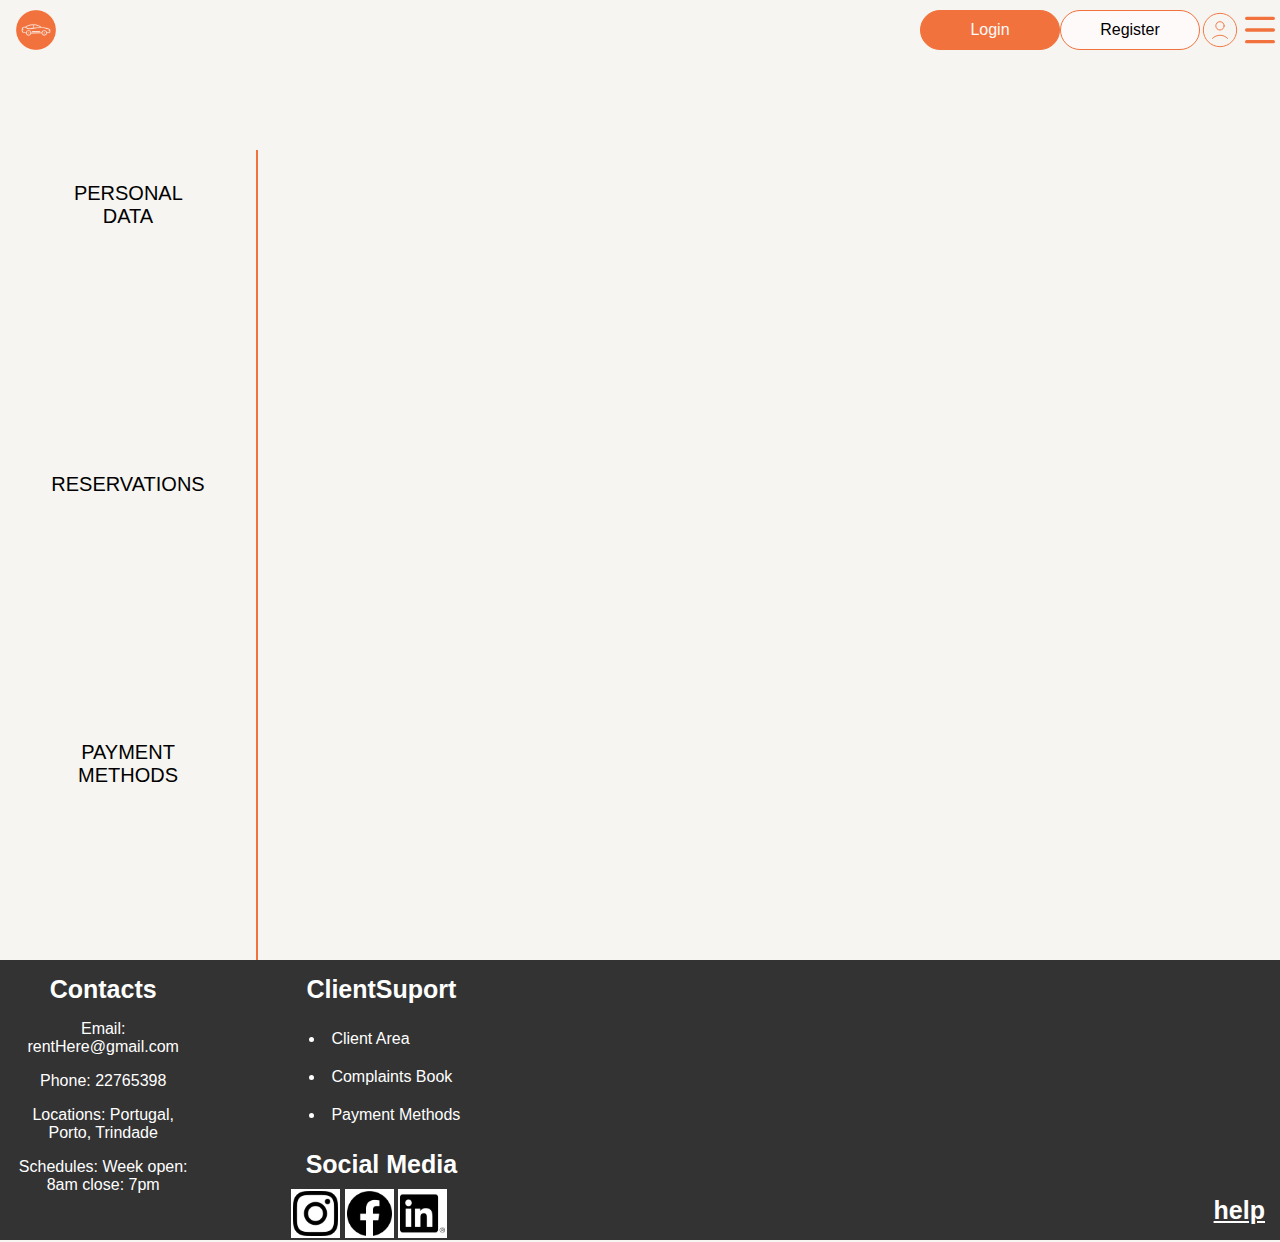
<file: pages/payment.html>
<!DOCTYPE html>
<html lang="en">
<head>
    <meta charset="UTF-8">
    <meta name="viewport" content="width=device-width, initial-scale=1.0">
    <title>Payment Methods</title>
    <link rel="stylesheet" href="/css/reservations.css">
    <link rel="stylesheet" href="/css/variables.css">
    <link rel="stylesheet" href="/css/navBar.css">
    <link rel="stylesheet" href="/css/footer.css">  
    <link rel="stylesheet" href="/css/payment.css">
</head>

<body>
    <header>
        <nav class="navBar">
            <div class="leftNav">
                <a href="/pages/homePage.html">
                    <div class="mainImage"> </div>
                </a>
            </div>
            <div class="rightNav">
                <a href="/pages/login.html"> <button class="button login">Login</button></a>
                <a href="/pages/register.html"><button class="button register">Register</button></a>
                <a href="/pages/dadosPessoais.html">
                    <div class="buttonProfile"></div>
                </a>
                <div class="buttonCompactMenu"></div>
                </div>
        </nav>

        

        <nav class="offScreenMenu">
            <ul>
                <li>Your Profile</li>
                <li>Login</li>
                <li>Sign up</li>
                <li>Fleet</li>
                <li>About us</li>
                <li>Contacts</li>
                <li>Insurance & protection</li>
            </ul>
        </nav>

    </header>
    <main>
        
        <body>
            <div class="container">
                <nav class="nav">
                    <a href="/pages/dadosPessoais.html"><p class="personalData">PERSONAL DATA</p></a>
                
                    <a href="/pages/reservas.html"><p class="reservations">RESERVATIONS  </p></a>
              
                    <a href="/pages/payment.html"><p class="metodoPagamento">PAYMENT METHODS </p></a>
            </nav>
                <div class="column"></div>
    </main>
    <footer class="footerContainer">
        <div class="ContactsInfos footerNormalText">
            <p class="footerTitles">Contacts</p>
            <p>Email: <span> rentHere@gmail.com</span></p>
            <p>Phone: <span> 22765398</span></p>
            <p>Locations: <span>Portugal, Porto, Trindade</span></p>
            <p>Schedules: <span> Week open: 8am close: 7pm </span></p>
        </div>

        <div class="suportAndMedia">
            <div class="suportInfos footerNormalText">
                <p class="footerTitles">ClientSuport</p>
                <ul class="list">
                    <li>Client Area</li>
                    <li>Complaints Book</li>
                    <li>Payment Methods</li>
                </ul>
            </div>

            <div class="socialMedia">
                <p class="footerTitles">Social Media</p>

                <div class="mediaIconsContainer">
                    <img class="mediaIcon" src="/assets/instagram.png" alt="instagram icon" />
                    <img class="mediaIcon" src="/assets/facebook.png" alt="faceBook icon" />
                    <img class="mediaIcon" src="/assets/linkedin.png" alt="linkedin icon" />
                </div>
            </div>
        </div>
        <div class="help">
            <a href="/pages/faqs.html">
                <p class="footerTitles" data-footerTitle="help">help</p>
            </a>
        </div>
    </footer>

</body>
</html>

<body>
    
</body>
</html>
</file>
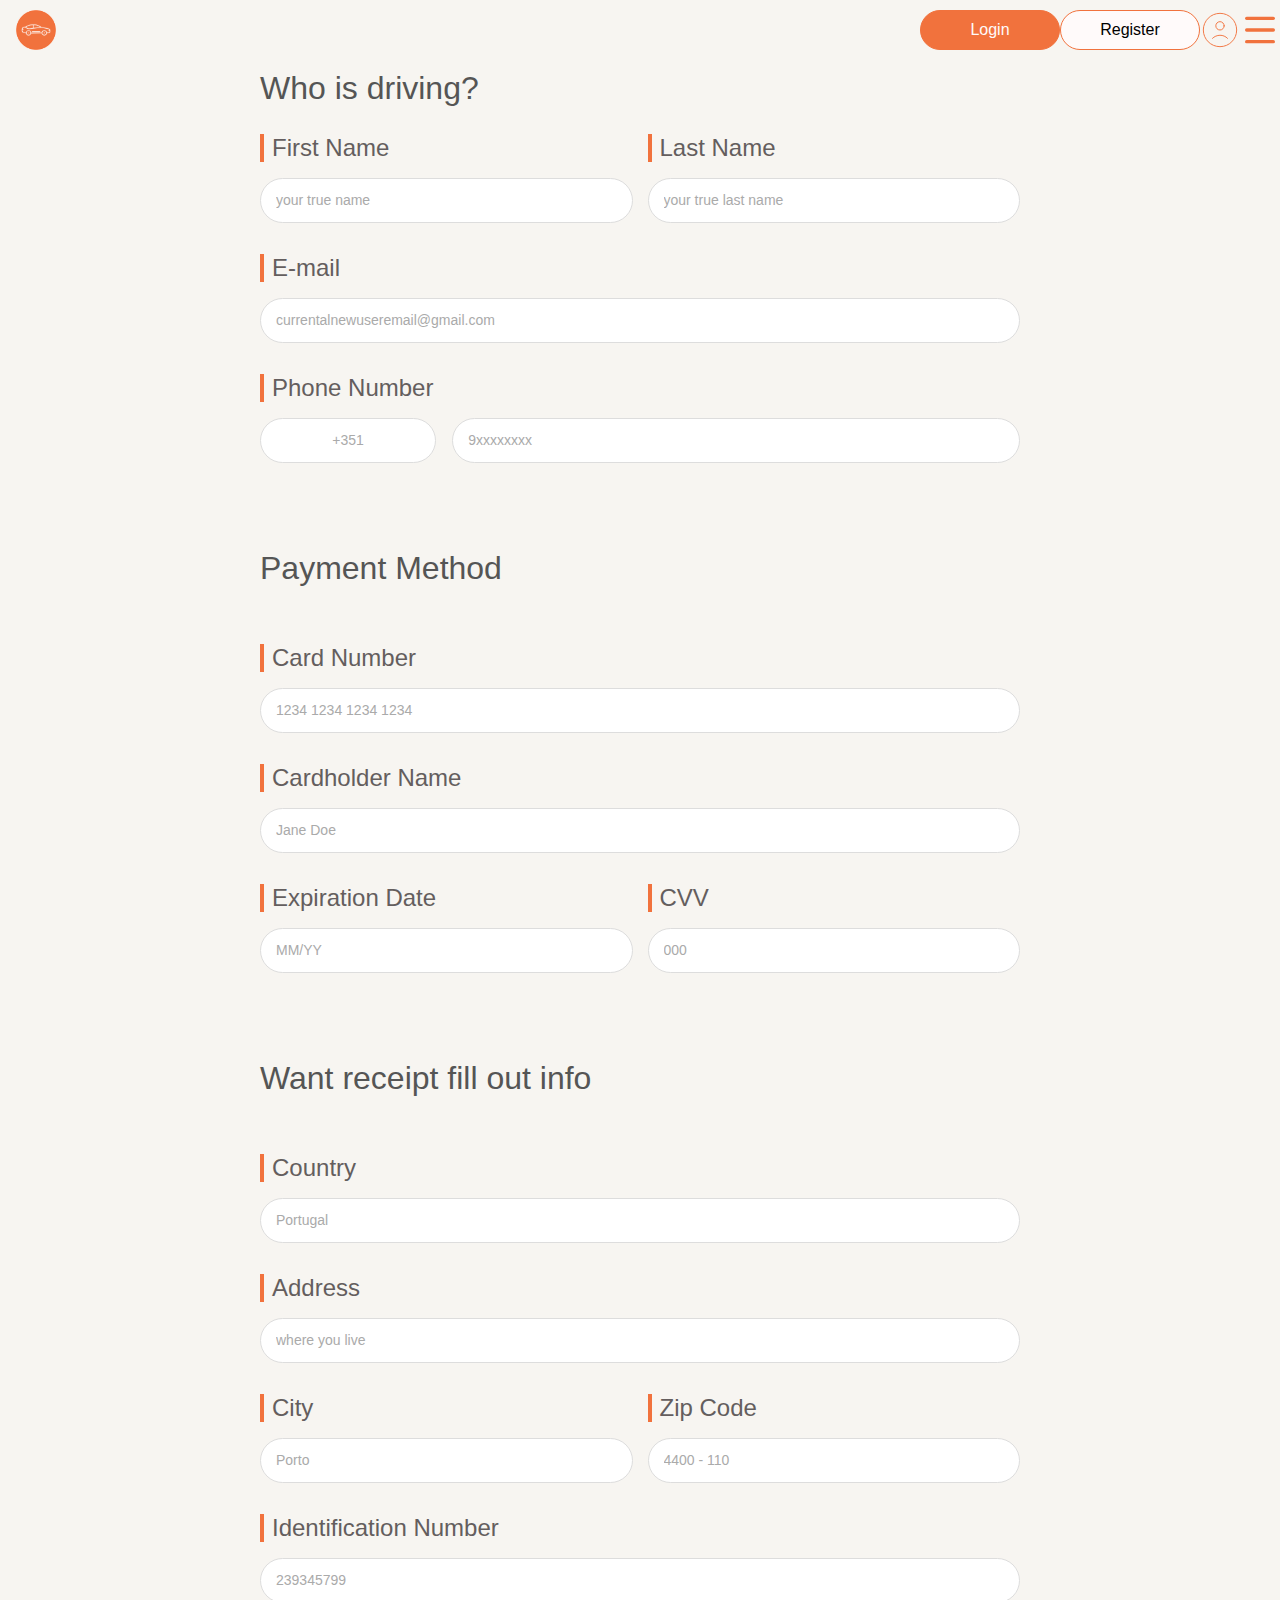
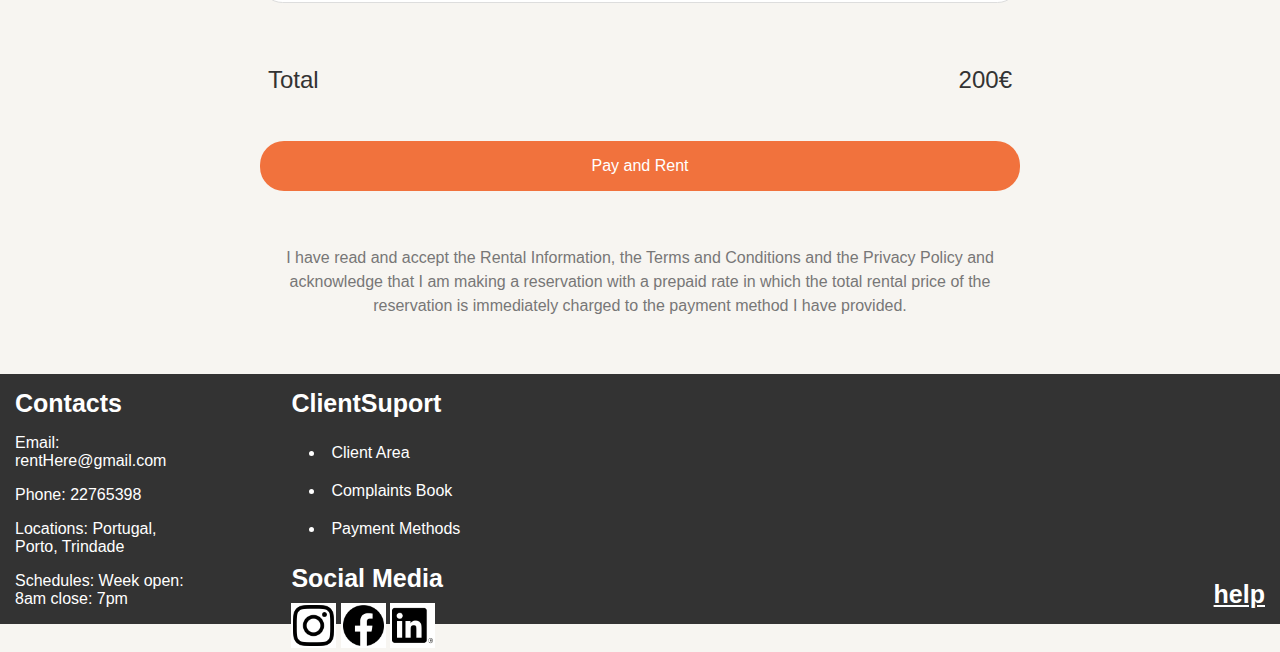
<file: pages/paymentPage.html>
<!DOCTYPE html>
<html lang="en">

<head>
    <meta charset="UTF-8" />
    <meta name="viewport" content="width=device-width, initial-scale=1.0" />
    <title>Payment</title>
    <link rel="stylesheet" href="/css/variables.css" />
    <link rel="stylesheet" href="/css/navBar.css" />
    <link rel="stylesheet" href="/css/paymentPage.css" />
    <link rel="stylesheet" href="/css/footer.css" />
    <script src="/js/home-page.js" defer></script>
</head>

<body>
    <header>
        <nav class="navBar">
            <div class="leftNav">
                <a href="/pages/homePage.html">
                    <div class="mainImage"> </div>
                </a>
            </div>
            <div class="rightNav">
                <a href="/pages/login.html"> <button class="button login">Login</button></a>
                <a href="/pages/register.html"><button class="button register">Register</button></a>
                <a href="/pages/dadosPessoais.html">
                    <div class="buttonProfile"></div>
                </a>
                <div class="buttonCompactMenu"></div>
            </div>
        </nav>

        <nav class="offScreenMenu">
            <ul>
                <li>Your Profile</li>
                <li>Login</li>
                <li>Sign up</li>
                <li>Fleet</li>
                <li>About us</li>
                <li>Contacts</li>
                <li>Insurance & protection</li>
            </ul>
        </nav>
    </header>

    <main>
        <div class="paymentContainer">
            <section class="sectionTitle">
                <h2>Who is driving?</h2>
            </section>
            
            <form class="paymentForm">
                <div class="formRow twoColumns">
                    <div class="formGroup">
                        <label class="formLabel">First Name</label>
                        <input type="text" class="formInput" placeholder="your true name" />
                    </div>
                    <div class="formGroup">
                        <label class="formLabel">Last Name</label>
                        <input type="text" class="formInput" placeholder="your true last name" />
                    </div>
                </div>

                <div class="formRow">
                    <div class="formGroup">
                        <label class="formLabel">E-mail</label>
                        <input type="email" class="formInput" placeholder="currentalnewuseremail@gmail.com" />
                    </div>
                </div>

                <!-- todo make botha prefix and number be in same div for eaiser layout -->
                <div class="formRow">
                    <div class="formGroup">
                        <label class="formLabel">Phone Number</label>
                        <div class="phoneContent">
                            <input type="text" class="formInput prefix" placeholder="+351" />
                            <input type="text" class="formInput" placeholder="9xxxxxxxx" />
                        </div>
                    </div>
                </div>

                <section class="sectionTitle">
                    <h2>Payment Method</h2>
                </section>

                <div class="formRow">
                    <div class="formGroup">
                        <label class="formLabel">Card Number</label>
                        <input type="text" class="formInput" placeholder="1234 1234 1234 1234" />
                    </div>
                </div>

                <div class="formRow">
                    <div class="formGroup">
                        <label class="formLabel">Cardholder Name</label>
                        <input type="text" class="formInput" placeholder="Jane Doe" />
                    </div>
                </div>

                <div class="formRow twoColumns">
                    <div class="formGroup">
                        <label class="formLabel">Expiration Date</label>
                        <input type="text" class="formInput" placeholder="MM/YY" />
                    </div>
                    <div class="formGroup">
                        <label class="formLabel">CVV</label>
                        <input type="text" class="formInput" placeholder="000" />
                    </div>
                </div>

                <section class="sectionTitle">
                    <h2>Want receipt fill out info</h2>
                </section>

                <div class="formRow">
                    <div class="formGroup">
                        <label class="formLabel">Country</label>
                        <input type="text" class="formInput" placeholder="Portugal" />
                    </div>
                </div>

                <div class="formRow">
                    <div class="formGroup">
                        <label class="formLabel">Address</label>
                        <input type="text" class="formInput" placeholder="where you live" />
                    </div>
                </div>

                <div class="formRow twoColumns">
                    <div class="formGroup">
                        <label class="formLabel">City</label>
                        <input type="text" class="formInput" placeholder="Porto" />
                    </div>
                    <div class="formGroup">
                        <label class="formLabel">Zip Code</label>
                        <input type="text" class="formInput" placeholder="4400 - 110" />
                    </div>
                </div>

                <div class="formRow">
                    <div class="formGroup">
                        <label class="formLabel">Identification Number</label>
                        <input type="text" class="formInput" placeholder="239345799" />
                    </div>
                </div>

                <div class="totalSection">
                    <div class="totalLabel">Total</div>
                    <div class="totalAmount">200€</div>
                </div>

                <div class="formRow">
                    <button type="submit" class="payButton">Pay and Rent</button>
                </div>

                <div class="termsAgreement">
                    <p>I have read and accept the Rental Information, the Terms and Conditions and the Privacy Policy and acknowledge that I am making a reservation with a prepaid rate in which the total rental price of the reservation is immediately charged to the payment method I have provided.</p>
                </div>
            </form>
        </div>
    </main>

    <footer class="footerContainer">
        <div class="ContactsInfos footerNormalText">
            <p class="footerTitles">Contacts</p>
            <p>Email: <span> rentHere@gmail.com</span></p>
            <p>Phone: <span> 22765398</span></p>
            <p>Locations: <span>Portugal, Porto, Trindade</span></p>
            <p>Schedules: <span> Week open: 8am close: 7pm </span></p>
        </div>

        <div class="suportAndMedia">
            <div class="suportInfos footerNormalText">
                <p class="footerTitles">ClientSuport</p>
                <ul class="list">
                    <li>Client Area</li>
                    <li>Complaints Book</li>
                    <li>Payment Methods</li>
                </ul>
            </div>

            <div class="socialMedia">
                <p class="footerTitles">Social Media</p>

                <div class="mediaIconsContainer">
                    <img class="mediaIcon" src="/assets/instagram.png" alt="instagram icon" />
                    <img class="mediaIcon" src="/assets/facebook.png" alt="faceBook icon" />
                    <img class="mediaIcon" src="/assets/linkedin.png" alt="linkedin icon" />
                </div>
            </div>
        </div>
        <div class="help">
            <a href="/pages/faqs.html">
                <p class="footerTitles" data-footerTitle="help">help</p>
            </a>
        </div>
    </footer>
</body>

</html>
</file>
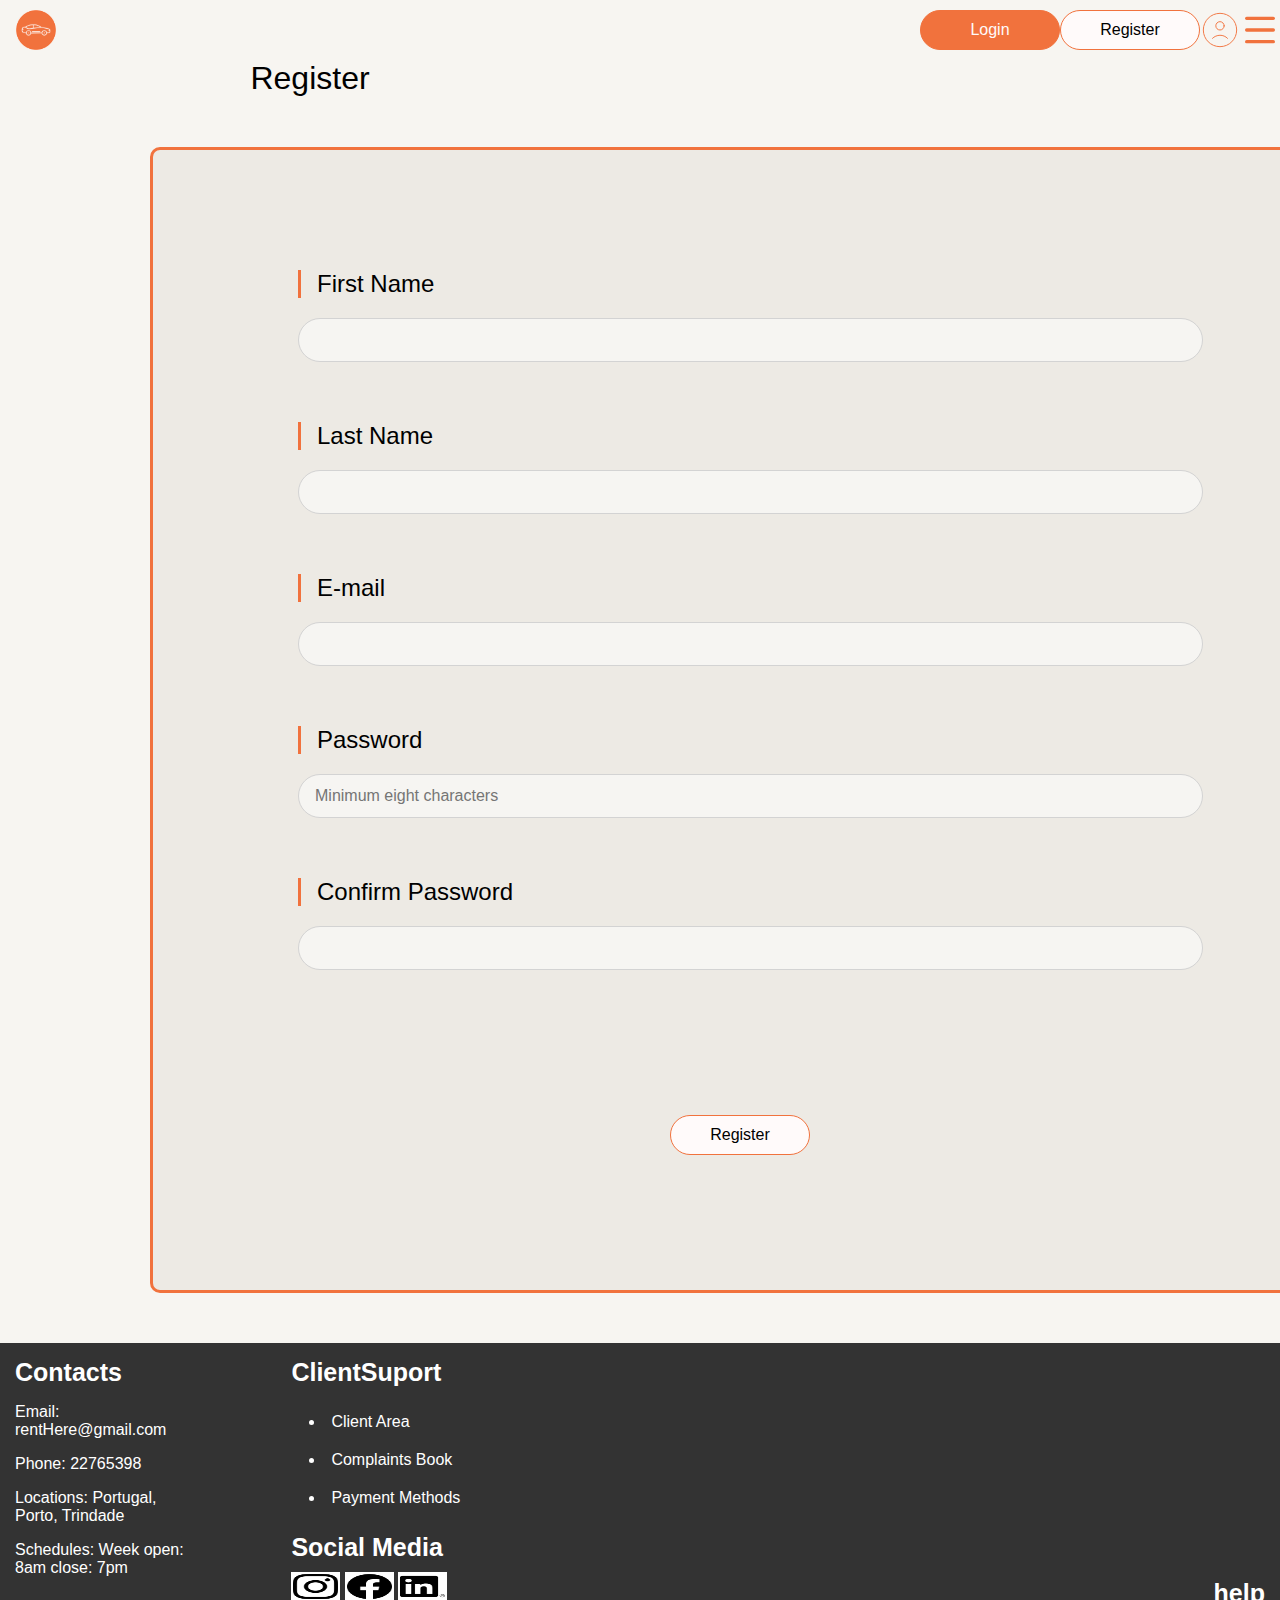
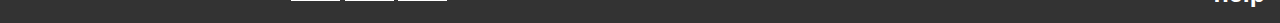
<file: pages/register.html>
<!DOCTYPE html>
<html lang="en">

<head>
    <meta charset="UTF-8" />
    <meta name="viewport" content="width=device-width, initial-scale=1.0" />
    <title>Register</title>
    <link rel="stylesheet" href="/css/variables.css" />
    <link rel="stylesheet" href="/css/navBar.css" />
    <link rel="stylesheet" href="/css/registerLogin.css" />
    <link rel="stylesheet" href="/css/footer.css" />
    <script src="/js/home-page.js" defer></script>
</head>

<body>
    <header>
        <nav class="navBar">
            <div class="leftNav">
                <a href="/pages/homePage.html">
                    <div class="mainImage"> </div>
                </a>
            </div>
            <div class="rightNav">
                <a href="/pages/login.html"> <button class="button login">Login</button></a>
                <a href="/pages/register.html"><button class="button register">Register</button></a>
                <a href="/pages/dadosPessoais.html">
                    <div class="buttonProfile"></div>
                </a>
                <div class="buttonCompactMenu"></div>
            </div>
        </nav>

        <nav class="offScreenMenu">
            <ul>
                <li>Your Profile</li>
                <li>Login</li>
                <li>Sign up</li>
                <li>Fleet</li>
                <li>About us</li>
                <li>Contacts</li>
                <li>Insurance & protection</li>
            </ul>
        </nav>

    </header>
    <main>
        <section class="loginRegister">
            <div class="reg2">Register </div>
        </section>
        <form class="form2">
            <section class="fields">
                <section class="emailAndPwd">
                    <div class="text">First Name</div>
                    <div class="line">
                        <label for="name"></label>
                        <input type="text" id="fields" />
                    </div>
                </section>
                <section class="emailAndPwd">
                    <div class="text">Last Name</div>
                    <div class="line">
                        <label for="name"></label>
                        <input type="text" id="fields" />
                    </div>
                </section>
                <section class="emailAndPwd">
                    <div class="text">E-mail</div>
                    <div class="line">
                        <label for="email"></label>
                        <input type="text" id="fields" />
                    </div>
                </section>
                <section class="emailAndPwd">
                    <div class="text">Password</div>
                    <div class="line">
                        <label for="password"></label>
                        <input type="password" id="fields" placeholder="Minimum eight characters" />
                    </div>
                </section>
                <section class="emailAndPwd">
                    <div class="text">Confirm Password</div>
                    <div class="line">
                        <label for="password"></label>
                        <input type="password" id="fields" />
                    </div>
                </section>
            </section>
            <section class="socialaccount">
                <a href=>
                    <button class="button register edit">
                        Register
                    </button></a>
            </section>
        </form>
    </main>
    <footer class="footerContainer">
        <div class="ContactsInfos footerNormalText">
            <p class="footerTitles">Contacts</p>
            <p>Email: <span> rentHere@gmail.com</span></p>
            <p>Phone: <span> 22765398</span></p>
            <p>Locations: <span>Portugal, Porto, Trindade</span></p>
            <p>Schedules: <span> Week open: 8am close: 7pm </span></p>
        </div>

        <div class="suportAndMedia">
            <div class="suportInfos footerNormalText">
                <p class="footerTitles">ClientSuport</p>
                <ul class="list">
                    <li>Client Area</li>
                    <li>Complaints Book</li>
                    <li>Payment Methods</li>
                </ul>
            </div>

            <div class="socialMedia">
                <p class="footerTitles">Social Media</p>

                <div class="mediaIconsContainer">
                    <img class="mediaIcon" src="/assets/instagram.png" alt="instagram icon" />
                    <img class="mediaIcon" src="/assets/facebook.png" alt="faceBook icon" />
                    <img class="mediaIcon" src="/assets/linkedin.png" alt="linkedin icon" />
                </div>
            </div>
        </div>
        <div class="help">
            <a href="/pages/faqs.html">
                <p class="footerTitles" data-footerTitle="help">help</p>
            </a>
        </div>
    </footer>
</body>

</html>
</file>
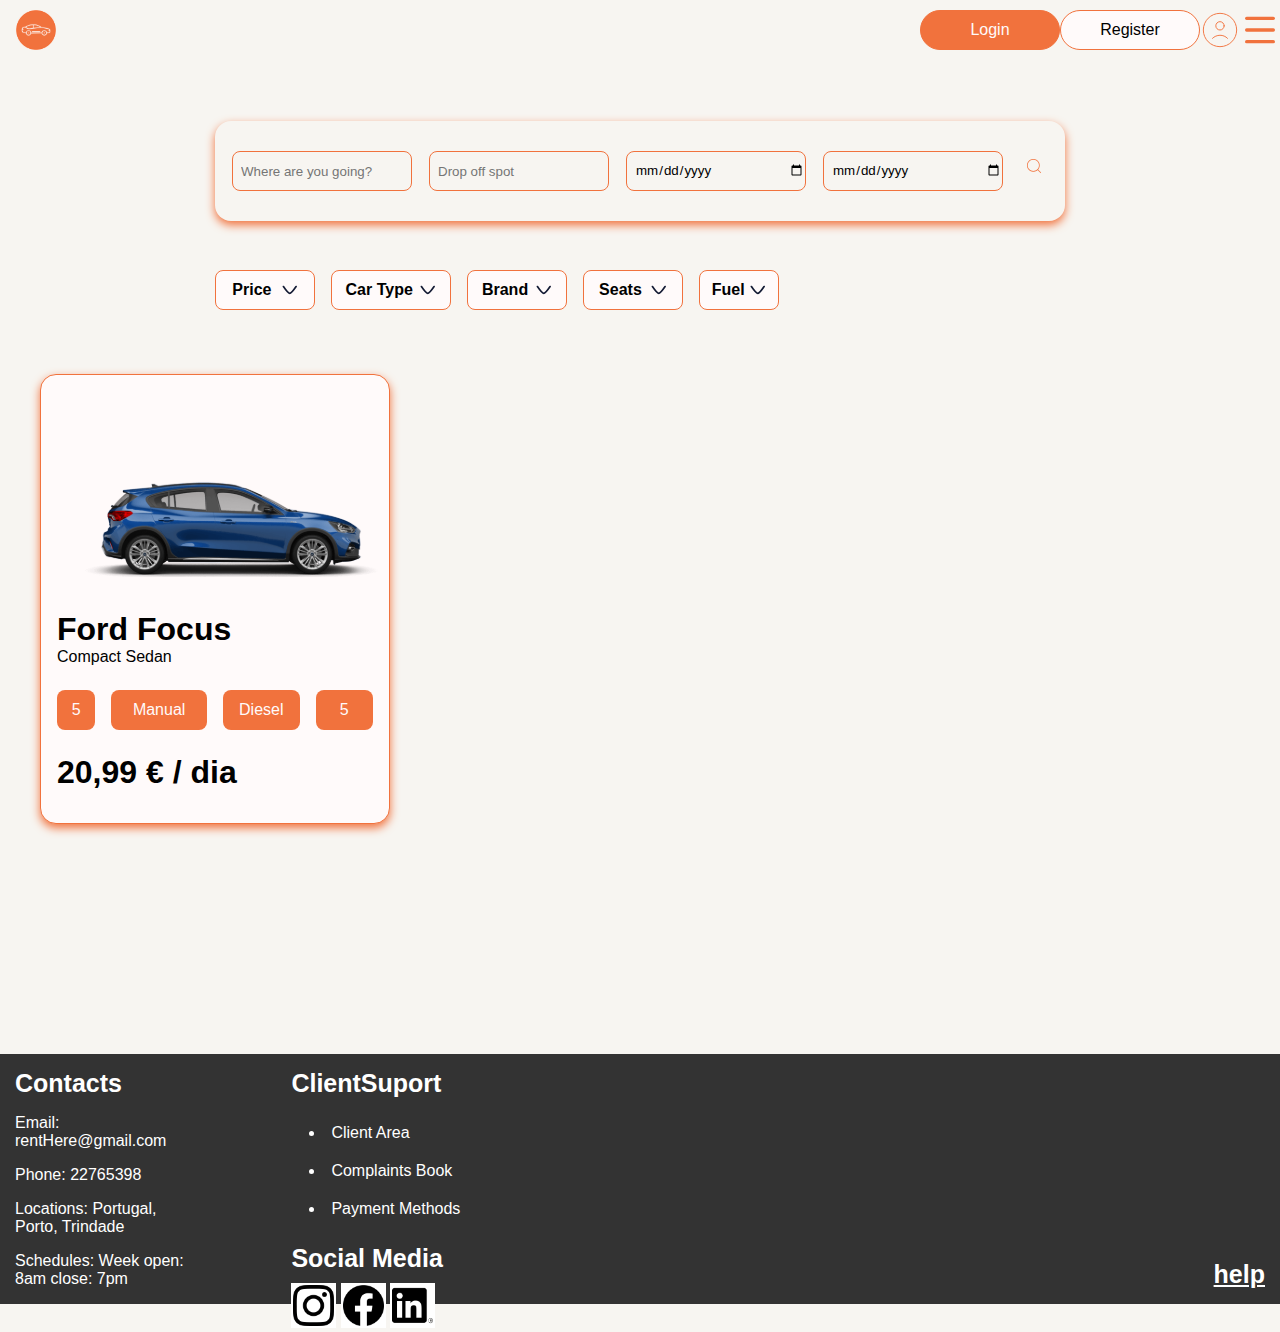
<file: pages/rentPage.html>
<!DOCTYPE html>
<html lang="en">

<head>
    <meta charset="UTF-8" />
    <meta name="viewport" content="width=device-width, initial-scale=1.0" />
    <link rel="stylesheet" href="/css/variables.css" />
    <link rel="stylesheet" href="/css/navBar.css" />
    <link rel="stylesheet" href="/css/rentPage.css" />
    <link rel="stylesheet" href="/css/footer.css" />

    <title>Rent</title>
</head>

<body>
    <!-- * NAV BAR COMPONENT -->
    <header>
        <nav class="navBar">
            <div class="leftNav">
                <div class="mainImage"></div>
            </div>
            <div class="rightNav">
                <button class="button login">Login</button>
                <button class="button register">Register</button>
                <div class="buttonProfile"></div>
                <div class="buttonCompactMenu"></div>
            </div>
        </nav>

        <nav class="offScreenMenu">
            <ul>
                <li>Your Profile</li>
                <li>Login</li>
                <li>Sign up</li>
                <li>Fleet</li>
                <li>About us</li>
                <li>Contacts</li>
                <li>Insurance & protection</li>
            </ul>
        </nav>

    </header>

    <main>
        <!-- * SEARCH BAR COMPONENT -->
        <div class="searchContainer">
            <div class="searchBarContainer">
                <div class="searchWhere searchBox">
                    <input type="text" placeholder="Where are you going?" />
                </div>
                <div class="searchDropSpot searchBox">
                    <input type="text" placeholder="Drop off spot" />
                </div>
                <div class="searchDateFrom searchBox">
                    <input type="date" placeholder="From" />
                </div>
                <div class="searchDateUntil searchBox">
                    <input type="date" placeholder="Until" />
                </div>
                <button class="searchIconContainer">
                    <img src="/assets/searchIcon.png" alt="" />
                    <p></p>
                </button>
            </div>
        </div>

        <!-- * FILTER CONTAINER COMPONENT -->
        <div class="filtersContainer">
            <div class="filters">
                <div class="filter">
                    <button class="priceBtn">
                        <span>Price</span>
                        <img src="/assets/dropdownIconDown.svg" alt="" />
                    </button>
                </div>
                <div class="filter">
                    <button class="carTypeBtn">
                        <span>Car Type</span>
                        <img src="/assets/dropdownIconDown.svg" alt="" />
                    </button>
                </div>
                <div class="filter">
                    <button class="brandBtn">
                        <span>Brand</span>
                        <img src="/assets/dropdownIconDown.svg" alt="" />
                    </button>
                </div>
                <div class="filter">
                    <button class="seatsBtn">
                        <span>Seats</span>
                        <img src="/assets/dropdownIconDown.svg" alt="" />
                    </button>
                </div>
                <div class="filter">
                    <button class="fuelBtn">
                        <span>Fuel</span>
                        <img src="/assets/dropdownIconDown.svg" alt="" />
                    </button>
                </div>
            </div>
        </div>

        <!-- * DROPDOWNS COMPONENTS -->
        <div class="dropdownContainers">
            <div class="priceDropdown hidden">
                <div class="priceRange">
                    <span>0€ - 2000€ / day</span>
                </div>
                <input type="range" min="0" max="1000" value="500">
            </div>

            <div class="carTypeDropdown hidden">
                <div class="carType">
                    <input type="checkbox" value="sedan">
                    <label for="">Sedan</label>
                </div>
                <div class="carType">
                    <input type="checkbox" value="suv">
                    <label for="">SUV</label>
                </div>
                <div class="carType">
                    <input type="checkbox" value="coupe">
                    <label for="">Coupe</label>
                </div>
                <div class="carType">
                    <input type="checkbox" value="convertible">
                    <label for="">Convertible</label>
                </div>

            </div>

            <div class="brandDropdown hidden">
                <div class="brand">
                    <input type="checkbox" value="audi">
                    <label for="">Audi</label>
                </div>
                <div class="brand">
                    <input type="checkbox" value="bmw">
                    <label for="">BMW</label>
                </div>
                <div class="brand">
                    <input type="checkbox" value="mercedes">
                    <label for="">Mercedes</label>
                </div>
                <div class="brand">
                    <input type="checkbox" value="volkswagen">
                    <label for="">Volkswagen</label>
                </div>
            </div>

            <div class="seatsDropdown hidden">
                <div class="seats">
                    <input type="checkbox" value="2">
                    <label for="">2</label>
                </div>
                <div class="seats">
                    <input type="checkbox" value="4">
                    <label for="">4</label>
                </div>
                <div class="seats">
                    <input type="checkbox" value="5">
                    <label for="">5</label>
                </div>
                <div class="seats">
                    <input type="checkbox" value="7">
                    <label for="">7</label>
                </div>
            </div>
            <div class="fuelDropdown hidden">
                <div class="fuel">
                    <input type="checkbox" value="diesel">
                    <label for="">Diesel</label>
                </div>
                <div class="fuel">
                    <input type="checkbox" value="petrol">
                    <label for="">Petrol</label>
                </div>
                <div class="fuel">
                    <input type="checkbox" value="electric">
                    <label for="">Electric</label>
                </div>
                <div class="fuel">
                    <input type="checkbox" value="hybrid">
                    <label for="">Hybrid</label>
                </div>
            </div>
        </div>

        <!-- * CAR CARD COMPONENT -->
        <div class="carCardsContainer">
            <a href="/pages/paymentPage.html" class="cardLink" aria-label="Rent Ford Focus">
                <div class="carCard">
                    <div class="whenHover">
                        <p>Rent Me!</p>
                    </div>
                    <div class="carImage">
                        <img src="/assets/fordFocus.svg" alt="Ford Focus">
                    </div>

                    <div class="carInfo">
                        <span class="carName">Ford Focus</span>
                        <span class="carType">Compact Sedan</span>
                    </div>

                    <div class="carFeatures">
                        <div class="featureBox">
                            <span>5</span>
                        </div>

                        <div class="featureBox">
                            <span>Manual</span>
                        </div>

                        <div class="featureBox">
                            <span>Diesel</span>
                        </div>

                        <div class="featureBox">
                            <span>5</span>
                        </div>
                    </div>

                    <div class="carPrice">
                        <span class="price">20,99 € / dia</span>
                    </div>
                </div>
            </a>
        </div>
    </main>
    <footer class="footerContainer">
        <div class="ContactsInfos footerNormalText">
            <p class="footerTitles">Contacts</p>
            <p>Email: <span> rentHere@gmail.com</span></p>
            <p>Phone: <span> 22765398</span></p>
            <p>Locations: <span>Portugal, Porto, Trindade</span></p>
            <p>Schedules: <span> Week open: 8am close: 7pm </span></p>
        </div>

        <div class="suportAndMedia">
            <div class="suportInfos footerNormalText">
                <p class="footerTitles">ClientSuport</p>
                <ul class="list">
                    <li>Client Area</li>
                    <li>Complaints Book</li>
                    <li>Payment Methods</li>
                </ul>
            </div>

            <div class="socialMedia">
                <p class="footerTitles">Social Media</p>

                <div class="mediaIconsContainer">
                    <img class="mediaIcon" src="/assets/instagram.png" alt="instagram icon" />
                    <img class="mediaIcon" src="/assets/facebook.png" alt="faceBook icon" />
                    <img class="mediaIcon" src="/assets/linkedin.png" alt="linkedin icon" />
                </div>
            </div>
        </div>
        <div class="help">
            <a href="">
                <p class="footerTitles" data-footerTitle="help">help</p>
            </a>
        </div>
    </footer>

    <script src="/js/filters.js"></script>
</body>

</html>
</file>
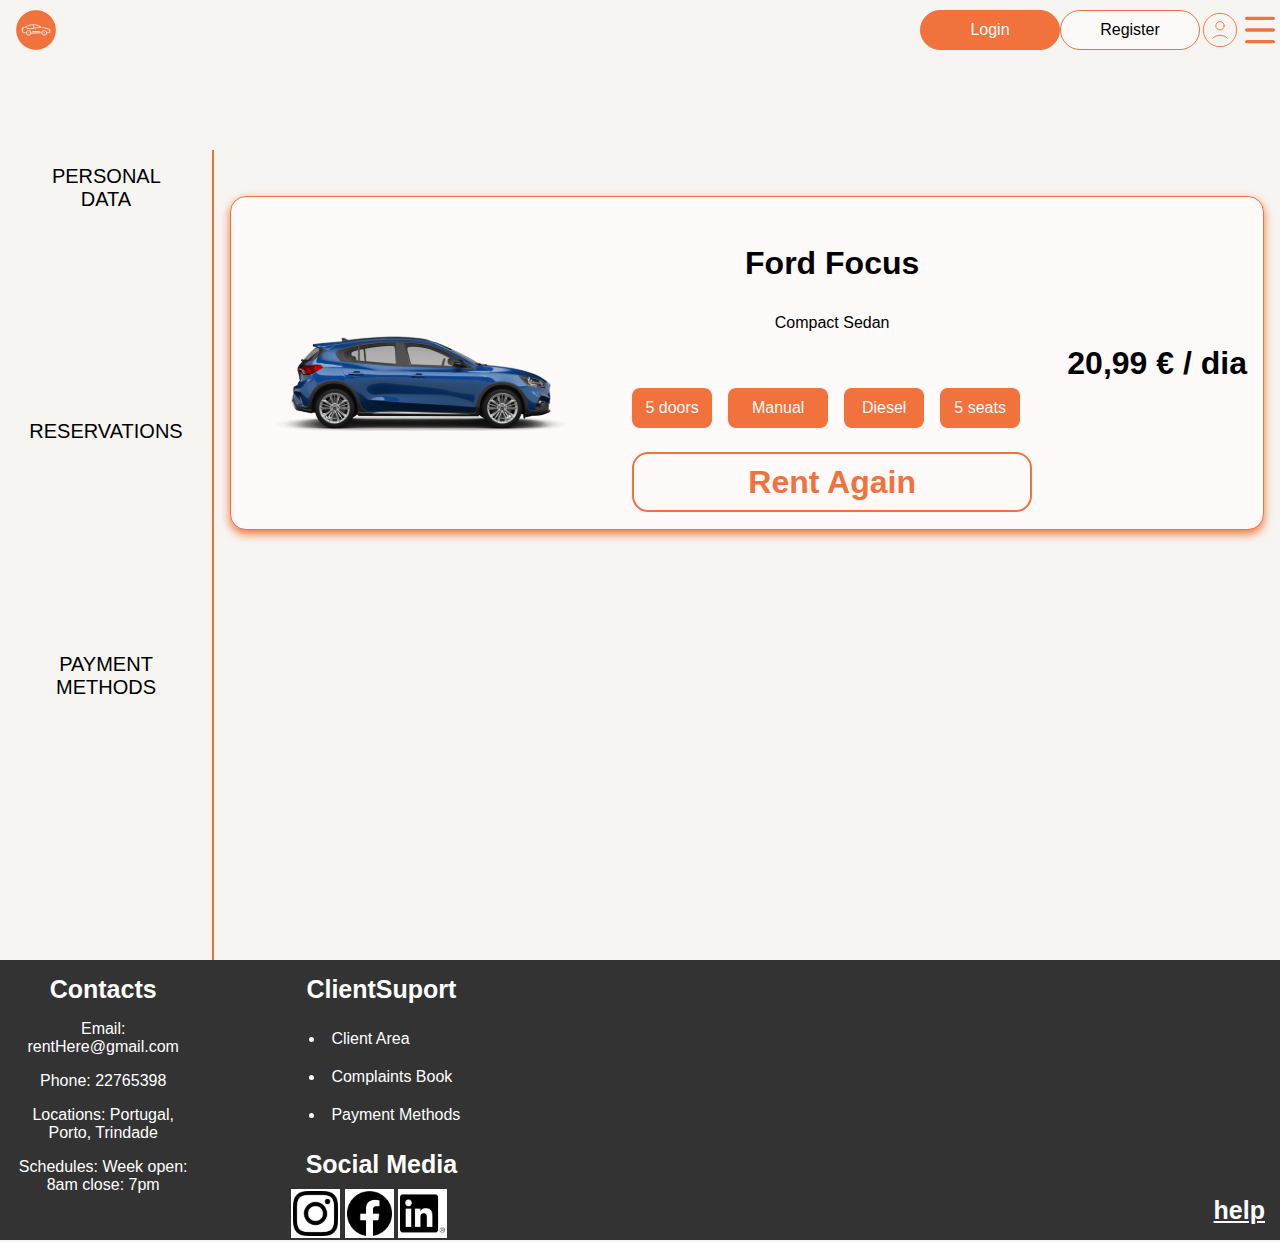
<file: pages/reservas.html>
<!DOCTYPE html>
<html lang="en">
<head>
    <meta charset="UTF-8">
    <meta name="viewport" content="width=device-width, initial-scale=1.0">
    <title>Reservations</title>
   
    <link rel="stylesheet" href="/css/variables.css">
    <link rel="stylesheet" href="/css/reservations.css">
    <link rel="stylesheet" href="/css/footer.css">  
    <link rel="stylesheet" href="/css/navBar.css">
   
</head>

<body>
    <header>
        <nav class="navBar">
            <div class="leftNav">
                <a href="/pages/homePage.html">
                    <div class="mainImage"> </div>
                </a>
            </div>
            <div class="rightNav">
                <a href="/pages/login.html"> <button class="button login">Login</button></a>
                <a href="/pages/register.html"><button class="button register">Register</button></a>
                <a href="/pages/dadosPessoais.html">
                    <div class="buttonProfile"></div>
                </a>

                
                <div class="buttonCompactMenu"></div>
                </div>
        </nav>

        <nav class="offScreenMenu">
            <ul>
                <li>Your Profile</li>
                <li>Login</li>
                <li>Sign up</li>
                <li>Fleet</li>
                <li>About us</li>
                <li>Contacts</li>
                <li>Insurance & protection</li>
            </ul>
        </nav>

    </header>
    <main>
        
        <body>
            <!-- Separar containers -->
            <div class="container">
                <nav class="nav">
                        <a href="/pages/dadosPessoais.html"><p class="personalData">PERSONAL DATA</p></a>
                        <a href="/pages/reservas.html"><p class="reservations">RESERVATIONS  </p></a>
                        <a href="/pages/payment.html"><p class="metodoPagamento">PAYMENT METHODS </p></a>
                </nav>
                <div class="column"></div>

                    <div class="carCardsContainer">
                        <div class="carCard">
                            <div class="carImage">
                                <img src="/assets/fordFocus.svg" alt="Ford Focus">
                            </div>
                    
                            <div class="carInfoContainer">
            
                                <div class="carInfo">
                                    <p class="carName">Ford Focus</p>
                                    <p class="carType">Compact Sedan</p>
                                </div>
                        
                                <div class="carFeatures">
                                    <div class="featureBox">
                                        <span>5 doors</span>
                                    </div>
                        
                                    <div class="featureBox">
                                        <span>Manual</span>
                                    </div>
                        
                                    <div class="featureBox">
                                        <span>Diesel</span>
                                    </div>
                        
                                    <div class="featureBox">
                                        <span>5 seats</span>
                                    </div>
                                </div>
                                <div class="btnContainer">
                                    <button class="repeatReserveBtn">
                                        Rent Again
                                    </button>
                                </div>
                            </div>
                    
                            <div class="carPrice">
                                <span class="price">20,99 € / dia</span>
                            </div>
                        </div>
                    </div>
    </main>
    <footer class="footerContainer">
        <div class="ContactsInfos footerNormalText">
            <p class="footerTitles">Contacts</p>
            <p>Email: <span> rentHere@gmail.com</span></p>
            <p>Phone: <span> 22765398</span></p>
            <p>Locations: <span>Portugal, Porto, Trindade</span></p>
            <p>Schedules: <span> Week open: 8am close: 7pm </span></p>
        </div>

        <div class="suportAndMedia">
            <div class="suportInfos footerNormalText">
                <p class="footerTitles">ClientSuport</p>
                <ul class="list">
                    <li>Client Area</li>
                    <li>Complaints Book</li>
                    <li>Payment Methods</li>
                </ul>
            </div>

            <div class="socialMedia">
                <p class="footerTitles">Social Media</p>

                <div class="mediaIconsContainer">
                    <img class="mediaIcon" src="/assets/instagram.png" alt="instagram icon" />
                    <img class="mediaIcon" src="/assets/facebook.png" alt="faceBook icon" />
                    <img class="mediaIcon" src="/assets/linkedin.png" alt="linkedin icon" />
                </div>
            </div>
        </div>
        <div class="help">
            <a href="/pages/faqs.html">
                <p class="footerTitles" data-footerTitle="help">help</p>
            </a>
        </div>
    </footer>

</body>
</html>
</file>
<file: test/styles.css>
@import url("/css/variables.css");
.carCardsContainer {
    height: 80vh;
  }
  .carCard {
    display: flex;
    flex-direction: row;
    justify-content: space-between;
    align-items: center;
    width: 1000px;
    height: 300px;
    background-color: var(--bckgWhite);
    border: 1px solid var(--orange);
    border-radius: var(--border-radius-medium);
    margin: 16px;
    padding: 16px;
    box-shadow: var(--shadow-orange);
  }
  .carInfoContainer {
    display: flex;
    width: 40%;
    height: 100%;
    flex-direction: column;
    gap: var(--padding-large);
    padding: var(--padding-medium);
  }
  .cardInfo {
    display: flex;
    flex-direction: column;
    gap: 16px;
  }
  .carName {
    font-size: var(--font-size-large);
    font-weight: 600;
  }
  .carType {
    font-size: var(--font-size-small);
    font-weight: 400;
  }
  .carFeatures {
    margin-top: var(--margin-medium);
    display: flex;
    flex-direction: row;
    align-items: center;
    gap: 16px;
  }
  .featureBox {
    height: 40px;
    background-color: var(--orange);
    color: var(--bckgWhite);
    display: flex;
    flex-direction: row;
    align-items: center;
    justify-content: center;
    gap: 8px;
    border-radius: var(--border-radius-small);
  }
  .featureBox:nth-child(1) {
    width: 80px;
  }
  .featureBox:nth-child(2) {
    width: 100px;
  }
  .featureBox:nth-child(3) {
    width: 80px;
  }
  .featureBox:nth-child(4) {
    width: 80px;
  }
  .btnContainer {
    display: flex;
    justify-content: center;
    align-items: center;
    flex-direction: row;
  }
  .repeatReserveBtn {
    width: 100%;
    height: 60px;
    background-color: var(--bckgWhite);
    color: var(--orange);
    font-size: var(--font-size-large);
    font-weight: 600;
    border: 2px solid var(--orange);
    border-radius: var(--border-radius-medium);
  }
  .price {
    font-size: var(--font-size-large);
    font-weight: 600;
  }
</file>
<file: areaPessoalCarCard/carCardBiiger.css>
@import url("/css/variables.css");
*{
    font-family: var(--font-family);
}
.carCardsContainer{
    height: 80vh;
}
.carCard{
    display: flex;
    flex-direction: row;
    justify-content: space-between;
    align-items: center;
    width: 1000px;
    height: 300px;
    background-color: var(--bckgWhite);
    border: 1px solid var(--orange);
    border-radius: var(--border-radius-medium);
    margin: 16px;
    padding: 16px;
    box-shadow: var(--shadow-orange);
}
.carInfoContainer{
    display: flex;
    width: 40%;
    height: 100%;
    flex-direction: column;
    gap: var(--padding-large);
    padding: var(--padding-medium) ;
}
.cardInfo{
    display: flex;
    flex-direction: column;
    gap: 16px;
}
.carName{
    font-size: var(--font-size-large);
    font-weight: 600;
}
.carType{
    font-size: var(--font-size-small);
    font-weight: 400;
}
.carFeatures{
    margin-top: var(--margin-medium);
    display: flex;
    flex-direction: row;
    align-items: center;
    gap: 16px;
}
.featureBox{
    height: 40px;
    background-color: var(--orange);
    color: var(--bckgWhite);
    display: flex;
    flex-direction: row;
    align-items: center;
    justify-content: center;
    gap: 8px;
    border-radius: var(--border-radius-small);
}
.featureBox:nth-child(1){
    width: 80px;
}
.featureBox:nth-child(2){
    width: 100px;
}
.featureBox:nth-child(3){
    width: 80px;
}
.featureBox:nth-child(4){
    width: 80px;
}
.btnContainer{
    display: flex;
    justify-content: center;
    align-items: center;
    flex-direction: row;
}
.repeatReserveBtn{
    width: 100%;
    height: 60px;
    background-color: var(--bckgWhite);
    color: var(--orange);
    font-size: var(--font-size-large);
    font-weight: 600;
    border: 2px solid var(--orange);
    border-radius: var(--border-radius-medium);

}
.price{
    font-size: var(--font-size-large);
    font-weight: 600;
}
</file>
<file: css/variables.css>
:root{
  --orange: rgba(241, 114, 61, 1);
  /* todo rever cores e nome de background color */
  --bckgWhite: rgba(255, 250, 250, 1);
  /* todo mudar para apenas font */
  --font-family: "Montserrat",sans-serif; 
  --border-label: 3px solid var(--orange);
  --bckg-grey: rgba(247, 245, 241, 1);
  --padding-label: 16px;
  --padding-small: 8px;
  --padding-medium: 16px;
  --padding-large: 24px;
  --search-box: 1px solid var(--orange);
  --border-radius-small: 8px;
  --border-radius-medium: 16px;
  --border-radius-large: 24px;
  --shadow-orange: 0px 4px 10px var(--orange);
  --background-color: #F7F5F1;
  --font-size-medium: 24px; 
  --font-size-large: 32px;
  --margin-small: 8px;
  --margin-medium: 16px;
  --margin-large: 24px;
}
body {
  margin: 0px;
  background-color: var(--bckg-grey);
}
main {
  box-sizing: border-box;
  padding-top: 60px;
}
.button {
  box-sizing: border-box;
  border-radius: 24px;
  border: 1px solid var(--orange);
  background-color: var(--orange);
}

.button2 {
	box-sizing: border-box;
	border-radius: 60px;
	border: 1px solid var(--orange);
	background-color: var(--bckgWhite);
	color: var(--color);
	font-family: var(--font-family);
	cursor: pointer;
}

.label {
  border-left: var(--border-label);
  padding-left: var(--padding-label);
  width: 100px;
  font-family: var(--font);
}
</file>
<file: css/card.css>
@import url("variables.css");
:root{
    --formColorGrey:#645E5E;
}
main{
    display: flex;
    justify-content: center;
}

input[type=text]{
    border-radius: 10px;
    width: 100%;
    
    height: fit-content;
    background-color: var(--bckgWhite);
}


.addNewCard{
    display: flex;
    color: var(--formColorGrey);
    flex-direction: column;
}

.addNewCard>label{
    margin-top: 15px;
    margin-left: 10px;
}


.alignDateAndCVV{
    display: flex;
    flex-direction: row;

}

.cardInfosContainer{
    display: flex;
    
    flex-direction: column;
    padding: 70px 70px 0 70px;
    margin-top: 100px;
    
    background-color: var(--bckg-grey);
    border: 2px solid var(--orange);
    border-radius: 10px;
    height: 600px;
    width: 600px;
}

.submitButton>input{
    color: white;
background-color: var(--orange);
}

.alignDateAndCVV{
    margin-top: 20px;
    width: 100%;
    gap: 50px;
}

.alignDate{
    display: flex;
    flex-direction: column;
}

.alignCVV{
    display: flex;
    flex-direction: column;
}

.addNewCard>input[type=submit]{
    display: flex;
    margin-top: 40px;
    align-items: center;
    width: auto;
    background-color: var(--orange);
    color: white;
}

.vl{
    border-left: 6px solid green;
    height: 18px;
    width: 0;
}
</file>
<file: css/dadosPessoais.css>
@import url("variables.css");
.nav > * {
    padding: 40%;
    font-size: 20px;
    font-family: var(--font-family);
}

.container * { 
    box-sizing: border-box;
    display:flex;
}

.container { 
    box-sizing: border-box;
    display:flex;
}

.body {
    background-color: var(--border-radius-larger);
}

p {
    text-align: center;
    text-decoration: none;
}

.nav {
    flex-direction: column;
    width: 20vw;
    height: 100vh;
    justify-content: flex-start;
    align-items: center;
    justify-items: center;
}

.column {
    flex-direction: column;
    border-right: 2px solid var(--orange);
    height: 90vh;
    align-self: flex-end;
}

.column1 {   
    border: 3px solid transparent;
    width: 50vw;
    height: 100vh;
    flex-flow: row wrap;
    flex-direction: column;
    margin-left: var(--margin-large);
}

.names {
    margin-top: 10%;
    flex-flow: row wrap;
    justify-content: space-between;
    margin-bottom: 10%;
}

.adressPostal {
    flex-flow: row wrap;  
}

.postalNumber {
    margin-left: 20%;
}

.last {
    margin-left: 73%; 
}

.first, .last, .phoneNumber, .NIF,.birth, .email, .adress, .postalNumber {
    font-weight: bold;
    font-size: 16px;
    font-family: var(--font-family);
    display: flex;
    padding: var(--padding-label);
    display:inline-block ;
    margin-bottom: 7%;
}

.input {
    border: 1px solid transparent;
    border-bottom: 1px solid black;
    background-color: transparent;
}

.column2  {
    display: flex;
    align-content: center;
}

.profilePic {
    border-radius: 50%;
    height: 30vh;
    position: relative;
    top:10vh;
    border: 2px solid var(--orange);
}

.buttonEdit {
    box-sizing: border-box;
    border-radius: 20px;
    border: 1px solid var(--orange);
    background-color: var(--bckgWhite);
    height: 40px;
    width: 60px;
    align-items: center;
    justify-items: center;
    margin-bottom: 30px;
    position: relative;
    top: 40vh;
    right: 2vw;;
    gap:5px;
}

.pencil {
    height: 20px;
    width: 20px;
}



.personalData:hover {
   font-weight: bold;
   scale: 1.1;
   cursor: pointer;
   text-decoration: none;
}

.reservations:hover {
    font-weight: bold;
    scale: 1.1;
    cursor: pointer;
 }

 .metodoPagamento:hover {
    font-weight: bold;
    scale: 1.1;
    cursor: pointer;
 }

 nav > a {
    text-decoration: none;
    color: black;
}
</file>
<file: css/navBar.css>
@import url("variables.css");
.navBar {
	display: flex;
	height: 60px;
	position: fixed;
	justify-content: space-between;
    align-items:center;
	width: 100%;
	background-color: var(--bckg-grey);
	margin-top: 0px;
	z-index: 100;
}
.rightNav {
	display: flex;
    flex-basis: 15%;
	justify-content: space-evenly;
	justify-items: center;
}
.register {
    border-radius: 24px;
	box-sizing: border-box;
	background-color: var(--bckgWhite);
	width: 140px;
	height: 40px;
    align-self: center;
    font-size: var(--font-size-small); 
    cursor: pointer;
}
.login {
    border-radius: 24px;
	box-sizing: border-box;
	color: var(--bckgWhite);
	width: 140px;
	height: 40px;
    align-self: center;
    font-size: var(--font-size-small);
    cursor: pointer;
}
.buttonProfile {
	box-sizing: content-box;
	content: url("/assets/user-circle.svg");
	background-repeat: no-repeat;
	background-position: center;
	height: 40px;
}
.buttonCompactMenu {
    content: url("/assets/menu-01\ \(2\).svg");
    box-sizing: content-box;
	background-color: var(--bckg-grey);
    height: 40px;
    align-self: center;
    cursor: pointer;
}

.buttonCompactMenu.active{
    content: url("/assets/menu-01\ \(2\).svg");
    box-sizing: content-box;
	background-color: var(--bckgWhite);
    height: 30px;
    align-self: center;
}
.mainImage {
	content: url("/assets/image\ 9.svg");
	height: 40px;
	background-repeat: no-repeat;
	background-position: center;
	padding-left: var(--padding-label);
    cursor: pointer;
}

ul{
    list-style: none;
}

.offScreenMenu {
    margin-top: 40px;
    padding-top: 20px;
    position: fixed;
    background-color: var(--bckgWhite);
    display: flex;
    flex-direction: column;
    width: 100%;
    max-width: 450px;
    height: 100%;
    top: 0%;
    right: -450px;
    transition: .3s ease;
    gap: 20px;
}

.offScreenMenu.active {
    border: 1px solid var(--orange);
    right: 0;
    background-color: rgba(255, 255, 255, 0.4);
    
}

li:hover{
    cursor: pointer;
    scale: 1.0005;
    font-weight: bold;
}

li{
    font-size: var(--font-size-small);
    padding: 10px;
    border-radius: 24px;
}
</file>
<file: css/footer.css>
:root {
	--footerContainerBkg: #333333;
	--footerContainerHeight: 250px;
	--footerTitlesColor: white;
	--footerTitlesFontStyle: bold;
	--footerTitlesSize: 25px;
	--mediaIconSize:45px;
	--suportAndMediaWidth:180px;
	--hoverLinkColor:#F1723D;
  }
  
  .footerContainer {
	gap: 100px;
	display: flex;
	background-color: var(--footerContainerBkg);
	height: var(--footerContainerHeight);
	padding: 15px;
	margin: opx;
  }
  
  .footerTitles{
	margin: 0;
	color: var(--footerTitlesColor);
	font-weight: var(--footerTitlesFontStyle);
	font-size: var(--footerTitlesSize);
  }
  
  a{
	color: var(--footerTitlesColor);
  }
  
  .footerTitles[data-footerTitle="help"]{
	background-color: transparent;
	text-decoration: none;
  }
  
  .footerTitles:hover[data-footerTitle="help"]{
	background-color: transparent;
	text-decoration: underline;
	color: var(--hoverLinkColor);
  }
  
  .footerNormalText{
	color: var(--footerTitlesColor);
  }
  
  .suportAndMedia{
	display: flex;
	width: var(--suportAndMediaWidth);
	flex-direction: column;
  }
  
  .ContactsInfos {
	height: fit-content;
  }
  
  .suportInfos {
	height: fit-content;
  }
  
  .socialMedia{
	  width: var(--suportAndMediaWidth);
	  height: fit-content;
  }
  
  .mediaIconsContainer{
	margin-top: 10px;
  }
  
  .mediaIcon{
	background-color: white;
	width: var(--mediaIconSize);
	padding: 2px;
  }
  
  .list {
	padding-left: 8px;
	list-style: inside;
  }
  
  .help{
	display: flex;
	width: 90%;
	justify-content: flex-end;
	align-items: flex-end;
  }
</file>
<file: css/faqs.css>
@import url("variables.css");
@import url("navBar.css");
@import url("footer.css");
*{
    font-family: var(--font-family);
}
body{
    background-color: #F7F5F1;
}
.main{
    text-align: center;
    padding: 30px
}
.main p{
    font-size: 20px;
}
.image{
    display: flex;  
    justify-content: center;
    margin-bottom: -25px;
}
.faq{
    margin-top: 50px;
    margin-left: 50px;
    font-size: 40px;
}
.questions{
    width: 100%;
    height: auto;
    padding: 100px;
    display: flex;
    margin-left: -50px;
    align-items: center;
    justify-content: center;
    flex-wrap: wrap;
}
.question{
    margin-right: 30px;
    width: 60%;
    max-width: 600px;
}
.question details summary {
    background-color: #333;
    color: #ff6f00; 
    padding: 2%;
    border-bottom: 2px solid #ff6f00;  
    font-weight: 600;
    transition: background-color 0.3s ease;
}

.question details summary:hover {
    background-color: #ff6f00;  
    color: #ffffff;  
}

.question details p {
    background-color: #f5f5f5; 
    color: #333;
    padding: 2%;
    border-bottom: 2px solid #333;
    transition: background-color 0.3s ease;
}

.question details p:hover {
    background-color: #ffe0b2; 
}
textarea.fields {
    resize: vertical;
    min-height: 100px;
    border-radius: 20px;
    padding: 15px;
    border: 0.5px solid lightgrey;
    background-color: #D9D9D9;
    width: 100%; 
}
main{
    padding-bottom: 50px;
}

.loginRegister {
	display: flex;
	width: 620px;
	justify-content: center;
}

.log,
.reg, .reg2 {
	box-sizing: border-box;
	padding: var(--padding-label);
	padding-top: 0px;
	padding-bottom: 0px;
	font-size: 32px;
	font-family: var(--font-family);
	color: var(--color);
}

.reg {
	border-left: var(--border-label);
}

.form{
	display: flex;
	flex-flow: column wrap;
	height: 756px;
	width: 1174px;
	border: var(--border-label);
	border-radius: 10px;
	padding-top: 50px;
	margin-left: 150px;
	margin-top: 50px;
	background-color: rgba(208, 202, 190, 0.25);
	justify-items: flex-start;
}

.form2{
    display: flex;
	flex-flow: column wrap;
	width: 1174px;
    height:800px;
	border: var(--border-label);
	border-radius: 10px;
	margin-left: 150px;
	margin-top: 50px;
	background-color: rgba(208, 202, 190, 0.25);
	justify-items: flex-start;
    justify-self: center;
}

.socialaccount {
	display: flex;
	width: 100%;
	height: 42px;
	justify-content: center;
	gap: 20px;
}

.social {
	display: flex;
	align-items: center;
	padding: 5px;
	padding-right: 10px;
	gap: 5px;
}
a,a:hover {
	text-decoration: none;
}

.fields {
	margin-left: 145px;
	margin-right: 145px;
	margin-top: 120px;
    margin-bottom: 145px;
	display: flex;
	flex-flow: row wrap;
	width: 885px;
	height: auto;
	gap: 60px;

}

#fields {
	border-radius: 60px;
	background-color: rgba(255, 255, 255, 0.5);
	border: 0.5px solid lightgrey;
	width: 100%;
	height: 40px;
	padding-left: 15px;
	font-size: 16px;
	font-weight: 400;
}

.emailAndPwd {
	display: flex;
	flex-basis: 100%;
	flex-flow: column;
	font-family: var(--font-family);
	color: var(--color);
	font-size: 24px;
	gap: 20px;
}

.text {
	border-left: var(--border-label);
	padding-left: 16px;
	font-family: var(--font-family);
}

.text > img {
	width: 20px;
	height: 20px;
}

.forget {
    width: fit-content;
	padding-left: var(--padding-label);
	font-family: var(--font-family);
    font-size: 13px;
    text-decoration: underline;
}

.forget:hover{
    cursor: pointer;
    font-weight: bold;
}

.edit:hover{
cursor: pointer;
scale: 1.15;
}
</file>
<file: css/homepage.css>
@import url(./variables.css);
.rent {
	background-image: url(/assets/saleswoman-talking-customer-car-salon.jpg);
	background-size:cover;
	background-repeat: no-repeat;
	height: 700px;
	width: 100%;
}

.fleetCars {
	display: flex;
	justify-items: center;
	justify-content: space-evenly;
}

.fleetTitle {
	font-size: 24px;
	font-family: var(--font-family);
	color: var(--orange);
	margin: 16px;
}

.carCard {
	display: flex;
	flex-direction: column;
	width: 350px;
	height: 450px;
	justify-content: space-between;
	background-color: var(--bckgWhite);
	border: 1px solid var(--orange);
	border-radius: var(--border-radius-medium);
	margin: 16px;
	padding: 16px;
	box-shadow: var(--shadow-orange);
}

.carImage > img {
	width: 100%;
	height: 200px;
}

.car {
	width: 300px;
	height: 50px;
	align-self: center;
	font-size: var(--border-radius-large);
	font-family: var(--font-family);
	color: var(--bckgWhite);
	border-radius: var(--border-radius-large);
	background-color: var(--orange);
	border: 2px solid var(--orange);
}

.car:hover {
	background-color: var(--bckgWhite);
	color: var(--orange);
	cursor: pointer;
}

.flee {
	margin-bottom: 150px;
}

.aboutUsTitle {
	font-size: 24px;
	font-family: var(--font-family);
	color: var(--orange);
	margin: 16px;
}

.aboutUsText {
	font-size: 16px;
	font-family: var(--font-family);
	margin: 16px;
	width: 50%;
	border: 2px solid var(--orange);
	padding: 16px;
	border-radius: var(--border-radius-medium);
}

.aboutUsText:hover {
	background-color: var(--orange);
	color: var(--bckgWhite);
	cursor: pointer;
}

.aboutUs {
	display: flex;
	justify-content: space-evenly;
	margin-bottom: 150px;
	border-top: 2px solid var(--orange);
}
</file>
<file: css/searchBar.css>
@import url("variables.css");
.searchContainer{
    width: 100%;
    height: 100px;
    display: flex;
    align-items: center;
    justify-content: center;
}
.searchBarContainer{
    width: 850px;
    height: 100px;
    display: flex;
    justify-content: space-evenly;
    align-items: center;
    margin-top: 20px;
    box-shadow: var(--shadow-orange);
    border-radius: var(--border-radius-medium);
    background-color: var(--bckg-grey);
}
.searchBox{
    display: flex;
    justify-content: center;
    align-items: center;
    width: 180px;
    height: 40px;
    border: var(--search-box);
    border-radius: var(--border-radius-small);
}
.searchBox > input{
    width: 100%;
    border: none;
    border-radius: var(--border-radius-small);
    font-family: var(--font-family);
    padding-left: var(--padding-small);
    background-color: transparent;
}
.searchIconContainer{
    display: flex;
    border: none;
    background-color: transparent;
    text-decoration: none;
    cursor: pointer;
}
</file>
<file: css/login.css>
@import url("/css/variables.css");
@import url("/css/navBar.css");
@import url("/css/footer.css");

* {
	font-family: var(--font-family);
}

.loginRegister {
	display: flex;
	width: 620px;
	justify-content: center;
}

.log,
.reg, .reg2 {
	box-sizing: border-box;
	padding: var(--padding-label);
	padding-top: 0px;
	padding-bottom: 0px;
	font-size: 32px;
	font-family: var(--font-family);
	color: var(--color);
}

.reg {
	border-left: var(--border-label);
}

.form{
	display: flex;
	flex-flow: column wrap;
	height: 756px;
	width: 1174px;
	border: var(--border-label);
	border-radius: 10px;
	padding-top: 50px;
	margin-left: 150px;
	margin-top: 50px;
	background-color: rgba(208, 202, 190, 0.25);
	justify-items: flex-start;
}

.form2{
    display: flex;
	flex-flow: column wrap;
	width: 1174px;
	border: var(--border-label);
	border-radius: 10px;
	margin-left: 150px;
	margin-top: 50px;
	background-color: rgba(208, 202, 190, 0.25);
	justify-items: flex-start;
    height:1140px
}

.socialaccount {
	display: flex;
	width: 100%;
	height: 42px;
	justify-content: center;
	gap: 20px;
}

.social {
	display: flex;
	align-items: center;
	padding: 5px;
	padding-right: 10px;
	gap: 5px;
}

img {
	width: 32px;
	height: 32px;
	align-self: center;
}

a,a:hover {
	text-decoration: none;
}

.fields {
	margin-left: 145px;
	margin-right: 145px;
	margin-top: 120px;
    margin-bottom: 145px;
	display: flex;
	flex-flow: row wrap;
	width: 885px;
	height: auto;
	gap: 60px;

}

#fields {
	border-radius: 60px;
	background-color: rgba(255, 255, 255, 0.5);
	border: 0.5px solid lightgrey;
	width: 100%;
	height: 40px;
	padding-left: var(--padding-label);
	font-size: 16px;
	font-weight: 400;
}

.emailAndPwd {
	display: flex;
	flex-basis: 100%;
	flex-flow: column;
	font-family: var(--font-family);
	color: var(--color);
	font-size: 24px;
	gap: 20px;
}

.text {
	border-left: var(--border-label);
	padding-left: var(--padding-label);
	font-family: var(--font-family);
}

.text > img {
	width: 20px;
	height: 20px;
}

.forget {
    width: fit-content;
	padding-left: var(--padding-label);
	font-family: var(--font-family);
    font-size: 13px;
    text-decoration: underline;
}

.forget:hover{
    cursor: pointer;
    font-weight: bold;
}

.edit:hover{
cursor: pointer;
scale: 1.15;
}
</file>
<file: css/metodosPagamentoAddCard.css>
@import url("/css/variables.css");
@import url("/css/navBar.css");
@import url("/css/footer.css");

* {
  font-family: var(--font-family);
}
.registerNewCard {
  display: flex;
  width: 620px;
  justify-content: center;
}
.addCard {
  color: white;
  font-size: xx-large;
  border-radius: 35px;
  width: 200px;
  padding: 10px;
}

.reg {
  box-sizing: border-box;
  padding: var(--padding-label);
  padding-top: 0px;
  padding-bottom: 0px;
  font-size: 32px;
  font-family: var(--font-family);
  border-left: var(--border-label);
  color: var(--color);
}


.form {
  display: flex;
  flex-flow: column wrap;
  color: #645E5E;
  height: 756px;
  width: 1174px;
  border: var(--border-label);
  border-radius: 10px;
  margin-bottom: 100px;
  margin-left: 150px;
  margin-top: 50px;
  background-color: rgba(208, 202, 190, 0.25);
  justify-items: flex-start;
}

.form2 {
  display: flex;
  flex-flow: column wrap;
  width: 1174px;
  border: var(--border-label);
  border-radius: 10px;
  margin-left: 150px;
  margin-top: 50px;
  background-color: rgba(208, 202, 190, 0.25);
  justify-items: flex-start;
  height: 1140px;
}

.addCardBox {
  display: flex;
  border: 100px;
  width: 100%;
  height: 42px;
  justify-content: center;
  gap: 20px;
}

.social {
  display: flex;
  align-items: center;
  padding: 5px;
  padding-right: 10px;
  gap: 5px;
}

img {
  width: 32px;
  height: 32px;
  align-self: center;
}

a,
a:hover {
  text-decoration: none;
}

.fields {
  margin-left: 145px;
  margin-right: 145px;
  margin-top: 120px;
  margin-bottom: 145px;
  display: flex;
  flex-flow: row wrap;
  width: 885px;
  height: auto;
  gap: 60px;
}

#fields {
  border-radius: 60px;
  background-color: rgba(255, 255, 255, 0.5);
  border: 0.5px solid lightgrey;
  width: 100%;
  height: 40px;
  padding-left: var(--padding-label);
  font-size: 16px;
  font-weight: 400;
}

.cardInfos {
  display: flex;
  flex-basis: 100%;
  flex-flow: column;
  font-family: var(--font-family);
  color: var(--color);
  font-size: 24px;
  gap: 20px;
}

.ExpirationDateAndCVV {
  display: flex;
  flex-direction: row;
  gap: 80px;
}

.text {
  border-left: var(--border-label);
  padding-left: var(--padding-label);
  font-family: var(--font-family);
}

.edit:hover {
  cursor: pointer;
  scale: 1.15;
}
</file>
<file: css/reservations.css>
@import url("variables.css");
*{
    font-family: var(--font-family);
}
.nav > * {
  padding: 40%;
  font-size: 20px;
}

.container > nav {
  box-sizing: border-box;
  display: flex;
}

.container {
  box-sizing: border-box;
  display: flex;
}


p {
  text-align: center;
}

.nav {
  flex-direction: column;
  width: 20vw;
  height: 100vh;
  justify-content: flex-start;
  align-items: center;
  justify-items: center;
}

.column {
  flex-direction: column;
  border-right: 2px solid var(--orange);
  height: 90vh;
  align-self: flex-end;
}

.personalData:hover {
  font-weight: bold;
  scale: 1.1;
  cursor: pointer;
}

.reservations:hover {
  font-weight: bold;
  scale: 1.1;
  cursor: pointer;
}

.metodoPagamento:hover {
  font-weight: bold;
  scale: 1.1;
  cursor: pointer;
}

nav > a {
  text-decoration: none;
  color: black;
}


.carCardsContainer {
  height: 80vh;
  padding-top: 120px;
}
.carCard {
  display: flex;
  flex-direction: row;
  justify-content: space-between;
  align-items: center;
  width: 1000px;
  height: 300px;
  background-color: var(--bckgWhite);
  border: 1px solid var(--orange);
  border-radius: var(--border-radius-medium);
  margin: 16px;
  padding: 16px;
  box-shadow: var(--shadow-orange);
}
.carInfoContainer {
  display: flex;
  width: 40%;
  height: 100%;
  flex-direction: column;
  gap: var(--padding-large);
  padding: var(--padding-medium);
}
.carInfoContainer > .cardInfo {
  display: flex;
  flex-direction: column;
  gap: 160px;
}
.carName {
  font-size: var(--font-size-large);
  font-weight: 600;
}
.carType {
  font-size: var(--font-size-small);
  font-weight: 400;
}
.carFeatures {
  margin-top: var(--margin-medium);
  display: flex;
  flex-direction: row;
  align-items: center;
  gap: 16px;
}
.featureBox {
  height: 40px;
  background-color: var(--orange);
  color: var(--bckgWhite);
  display: flex;
  flex-direction: row;
  align-items: center;
  justify-content: center;
  gap: 8px;
  border-radius: var(--border-radius-small);
}
.featureBox:nth-child(1) {
  width: 80px;
}
.featureBox:nth-child(2) {
  width: 100px;
}
.featureBox:nth-child(3) {
  width: 80px;
}
.featureBox:nth-child(4) {
  width: 80px;
}
.btnContainer {
  display: flex;
  justify-content: center;
  align-items: center;
  flex-direction: row;
}
.repeatReserveBtn {
  width: 100%;
  height: 60px;
  background-color: var(--bckgWhite);
  color: var(--orange);
  font-size: var(--font-size-large);
  font-weight: 600;
  border: 2px solid var(--orange);
  border-radius: var(--border-radius-medium);
}
.price {
  font-size: var(--font-size-large);
  font-weight: 600;
}
</file>
<file: css/payment.css>
.nav > * {
    padding: 40%;
    font-size: 20px;
    font-family: var(--font-family);
}

.container * { 
    box-sizing: border-box;
    display:flex;
}

.container { 
    box-sizing: border-box;
    display:flex;
}

.body {
    background-color: var(--);
}

p {
    text-align: center;
}

.nav {
    flex-direction: column;
    width: 20vw;
    height: 100vh;
    justify-content: flex-start;
    align-items: center;
    justify-items: center;
}

.column {
    flex-direction: column;
    border-right: 2px solid var(--orange);
    height: 90vh;
    align-self: flex-end;
}

.personalData:hover {
    font-weight: bold;
    scale: 1.1;
    cursor: pointer;
 }
 
 .reservations:hover {
     font-weight: bold;
     scale: 1.1;
     cursor: pointer;
  }
 
  .metodoPagamento:hover {
     font-weight: bold;
     scale: 1.1;
     cursor: pointer;
  }

  nav > a {
    text-decoration: none;
    color: black;
}
</file>
<file: css/paymentPage.css>
@import url("/css/variables.css");
@import url("/css/navBar.css");
@import url("/css/footer.css");

* {
    font-family: var(--font-family);
    box-sizing: border-box;
}

body {
    background-color: #F7F5F1;
    margin: 0;
    padding: 0;
}

main {
    display: flex;
    justify-content: center;
    padding: 20px;
}

.paymentContainer {
    max-width: 800px;
    width: 100%;
    padding: 20px;
}

.sectionTitle {
    margin: 30px 0 15px 0;
}

.sectionTitle h2 {
    font-size: var(--font-size-large);
    color: #555;
    font-weight: normal;
}

.paymentForm {
    display: flex;
    flex-direction: column;
    gap: 15px;
}

.formRow {
    display: flex;
    gap: 15px;
    width: 100%;
}

.twoColumns {
    display: flex;
    justify-content: space-between;
}

.formGroup {
    display: flex;
    flex-direction: column;
    flex: 1;
    position: relative;
    margin-bottom: var(--margin-medium);
}

.formLabel {
    position: relative;
    color: #645E5E;
    font-size: var(--font-size-medium);
    font-weight: 500;
    margin-bottom: var(--margin-medium);
    padding-left: var(--padding-small);
    border-left: 4px solid var(--orange);
}

.formInput {
    width: 100%;
    height: 45px;
    padding: 0 15px;
    border: 1px solid #ddd;
    border-radius: 25px;
    background-color: white;
    font-size: 14px;
}

.formInput::placeholder {
    color: #aaa;
}

.phoneContent{
    display: flex;
    flex-direction: row;
    width: 100%;
    gap: var(--padding-medium);
}


.prefix {
    text-align: center;
    flex-basis: 30%;
}

.totalSection {
    display: flex;
    justify-content: space-between;
    align-items: center;
    margin: 32px 0;
    padding: 0 8px;
}

.totalLabel {
    font-size: 24px;
    font-weight: 500;
    color: #333;
}

.totalAmount {
    font-size: 24px;
    font-weight: 500;
    color: #333;
}

.payButton {
    width: 100%;
    height: 50px;
    background-color: var(--orange);
    color: white;
    border: none;
    border-radius: 24px;
    font-size: 16px;
    font-weight: 500;
    cursor: pointer;
    transition: background-color 0.3s;
}

.payButton:hover {
    background-color: #d04a1a;
}

.termsAgreement {
    margin-top: 24px;
    font-size: 16px;
    color: #777;
    text-align: center;
    line-height: 1.5;
    padding: 0 24px;
}

/* Reusing existing styles for compatibility */
.form2 {
    display: none; /* Hide old form styling */
}

/* Responsive layout */
@media (max-width: 768px) {
    .formRow.twoColumns {
        flex-direction: column;
    }
    
    .paymentContainer {
        padding: 8px;
    }
}
</file>
<file: css/registerLogin.css>
@import url("/css/variables.css");
@import url("/css/navBar.css");
@import url("/css/footer.css");

* {
	font-family: var(--font-family);
}

main{
    padding-bottom: 50px;
}

.loginRegister {
	display: flex;
	width: 620px;
	justify-content: center;
}

.log,
.reg, .reg2 {
	box-sizing: border-box;
	padding: var(--padding-label);
	padding-top: 0px;
	padding-bottom: 0px;
	font-size: 32px;
	font-family: var(--font-family);
	color: var(--color);
}

.reg {
	border-left: var(--border-label);
}

.form{
	display: flex;
	flex-flow: column wrap;
	height: 756px;
	width: 1174px;
	border: var(--border-label);
	border-radius: 10px;
	padding-top: 50px;
	margin-left: 150px;
	margin-top: 50px;
	background-color: rgba(208, 202, 190, 0.25);
	justify-items: flex-start;
}

.form2{
    display: flex;
	flex-flow: column wrap;
	width: 1174px;
	border: var(--border-label);
	border-radius: 10px;
	margin-left: 150px;
	margin-top: 50px;
	background-color: rgba(208, 202, 190, 0.25);
	justify-items: flex-start;
    height:1140px
}

.socialaccount {
	display: flex;
	width: 100%;
	height: 42px;
	justify-content: center;
	gap: 20px;
}

.social {
	display: flex;
	align-items: center;
	padding: 5px;
	padding-right: 10px;
	gap: 5px;
}

img {
	width: 25px;
	height: 25px;
	align-self: center;
}

a,a:hover {
	text-decoration: none;
}

.fields {
	margin-left: 145px;
	margin-right: 145px;
	margin-top: 120px;
    margin-bottom: 145px;
	display: flex;
	flex-flow: row wrap;
	width: 885px;
	height: auto;
	gap: 60px;

}

#fields {
	border-radius: 60px;
	background-color: rgba(255, 255, 255, 0.5);
	border: 0.5px solid lightgrey;
	width: 100%;
	height: 40px;
	padding-left: var(--padding-label);
	font-size: 16px;
	font-weight: 400;
}

.emailAndPwd {
	display: flex;
	flex-basis: 100%;
	flex-flow: column;
	font-family: var(--font-family);
	color: var(--color);
	font-size: 24px;
	gap: 20px;
}

.text {
	border-left: var(--border-label);
	padding-left: var(--padding-label);
	font-family: var(--font-family);
}

.text > img {
	width: 20px;
	height: 20px;
}

.forget {
    width: fit-content;
	padding-left: var(--padding-label);
	font-family: var(--font-family);
    font-size: 13px;
    text-decoration: underline;
}

.forget:hover{
    cursor: pointer;
    font-weight: bold;
}

.edit:hover{
cursor: pointer;
scale: 1.15;
}
</file>
<file: css/rentPage.css>
@import url("variables.css");
@import url("/css/navBar.css");
@import url("/css/footer.css");

* {
	font-family: var(--font-family);
	box-sizing: border-box;
}

/* ================================= */
/** MAIN LAYOUT - From rentPage.css */
/* ================================= */
main {
	padding-top: 80px;
}

/* ================================= */
/* *SEARCH BAR COMPONENT - From searchBar.css */
/* ================================= */
.searchContainer {
	width: 100%;
	height: 150px;
	display: flex;
	align-items: center;
	justify-content: center;
	margin: var(--margin-medium) 0;
}
.searchBarContainer {
	width: 850px;
	height: 100px;
	display: flex;
	justify-content: space-evenly;
	align-items: center;
	box-shadow: var(--shadow-orange);
	border-radius: var(--border-radius-medium);
}
.searchBox {
	display: flex;
	justify-content: center;
	align-items: center;
	width: 180px;
	height: 40px;
	border: var(--search-box);
	border-radius: var(--border-radius-small);
}
.searchBox > input {
	width: 100%;
	border: none;
	border-radius: var(--border-radius-small);
	font-family: var(--font-family);
	padding-left: var(--padding-small);
	background-color: transparent;
}
.searchIconContainer {
	display: flex;
	border: none;
	background-color: transparent;
	text-decoration: none;
	cursor: pointer;
}
input[type = "text"], input[type = "text"]:focus, input[type = "text"]:hover , input[type = "text"]:active, input[type = "text"]:focus-visible , input[type = "text"]:focus-within,input[type = "date"], input[type = "date"]:focus, input[type = "date"]:hover , input[type = "date"]:active, input[type = "date"]:focus-visible , input[type = "date"]:focus-within {
    outline: none;
    border-color: none;
    box-shadow: none;
}

/* ================================= */
/* *FILTER COMPONENT - From filterRent.css */
/* ================================= */
* {
	font-family: var(--font-family);
}
.filtersContainer {
	width: 100%;
	display: flex;
	justify-content: center;
    margin: var(--margin-large) 0;
}
.filters {
	display: flex;
	width: 850px;
	flex-direction: row;
	align-items: center;
	gap: 16px;
}
.filter {
	position: relative;
}
.filter > button {
	display: flex;
	align-items: center;
	justify-content: space-evenly;
	background-color: var(--bckgWhite);
	color: black;
	font-size: var(--font-size-small);
	font-weight: 600;
	align-self: center;
	border: 1px solid var(--orange);
	border-radius: var(--border-radius-small);
	height: 40px;
}
button > img {
	width: 16px;
	height: 16px;
}
.fuelBtn {
	width: 80px;
}
.priceBtn,
.carTypeBtn,
.brandBtn,
.seatsBtn {
	width: 100px;
}
.carTypeBtn {
	width: 120px;
}

.dropdownContainers {
	width: 850px;
	margin: 0 auto;
	position: relative;
}

.dropdownContainers > div {
	position: absolute;
	background: var(--bckg-grey);
	border: 1px solid var(--orange);
	border-radius: var(--border-radius-small);
	padding: 10px;
	margin-top: 5px;
	z-index: 10;
}

.hidden {
	display: none;
}

.priceDropdown {
	width: 200px;
}

.priceRange {
	display: flex;
	justify-content: space-between;
	padding-bottom: var(--padding-small);
}
input[type="range"] {
	appearance: none;
	width: 100%;
	height: 8px;
	background: var(--orange);
	border-radius: 5px;
	outline: none;
}
input[type="range"]::-webkit-slider-thumb {
	appearance: none;
	width: 20px;
	height: 20px;
	background: var(--bckg-grey);
	border: 1px solid var(--orange);
	border-radius: 50%;
	cursor: pointer;
}
.priceDropdown {
	left: 0;
}
.carTypeDropdown {
	left: 118px;
}
.carTypeDropdown {
	width: 200px;
	height: 130px;
}
.carType,
.brand,
.seats,
.fuel {
	display: flex;
	align-items: center;
	gap: 16px;
	padding-bottom: var(--padding-small);
}
label {
	font-size: var(--font-size-small);
	font-weight: 500;
}
input[type="checkbox"] {
	-webkit-appearance: none;
	-moz-appearance: none;
	appearance: none;
	width: 20px;
	height: 20px;
	border: 2px solid var(--orange);
	border-radius: 50%;
	outline: none;
	cursor: pointer;
	background: transparent;
}

.brandDropdown {
	left: 252px;
}
.seatsDropdown {
	left: 372px;
}
.fuelDropdown {
	left: 482px;
}

/* ================================= */
/* * CAR CARD COMPONENT - From carCard.css */
/* ================================= */
.cardLink {
    text-decoration: none;
    color: inherit;
    display: block;
    width: 350px;
    height: 450px;
}

.cardLink:visited, 
.cardLink:hover, 
.cardLink:active {
    color: inherit;
    text-decoration: none;
}
.carCardsContainer {
	height: 80vh;
    padding: var(--padding-large);
}
.carCard {
	position: relative;
	display: flex;
	flex-direction: column;
	justify-content: center;
	width: 350px;
	height: 450px;
	background-color: var(--bckgWhite);
	border: 1px solid var(--orange);
	border-radius: var(--border-radius-medium);
	margin: 16px;
	padding: 16px;
	box-shadow: var(--shadow-orange);
	transition: ease 0.5s;
	overflow: hidden;
}

.whenHover {
	position: absolute;
	display: flex;
	padding: 16px;
	justify-content: center;
	align-items: center;
	left: 0;
	top: 0;
	border-radius: var(--border-radius-medium);
	background-color: rgba(255, 255, 255, 0.8);
	width: 100%;
	height: 100%;
	opacity: 0;
	transition: opacity 0.3s ease;
	pointer-events: none;
}

.whenHover > p {
	font-size: var(--font-size-large);
	font-weight: 600;
	color: var(--orange);
}

.carCard:hover {
	cursor: pointer;
}

.carCard:hover .whenHover {
	opacity: 1;
	pointer-events: auto;
}

.carName {
	font-size: var(--font-size-large);
	font-weight: 600;
}
.carType {
	font-size: var(--font-size-small);
	font-weight: 400;
}
.carFeatures {
	margin-top: var(--margin-medium);
	display: flex;
	flex-direction: row;
	align-items: center;
	gap: 16px;
}
.featureBox {
	height: 40px;
	background-color: var(--orange);
	color: var(--bckgWhite);
	display: flex;
	flex-direction: row;
	align-items: center;
	justify-content: center;
	gap: 8px;
	border-radius: var(--border-radius-small);
}
.featureBox:nth-child(1) {
	width: 40px;
}
.featureBox:nth-child(2) {
	width: 100px;
}
.featureBox:nth-child(3) {
	width: 80px;
}
.featureBox:nth-child(4) {
	width: 60px;
}
.carPrice {
	margin-top: var(--margin-large);
}
.price {
	font-size: var(--font-size-large);
	font-weight: 600;
}
</file>
